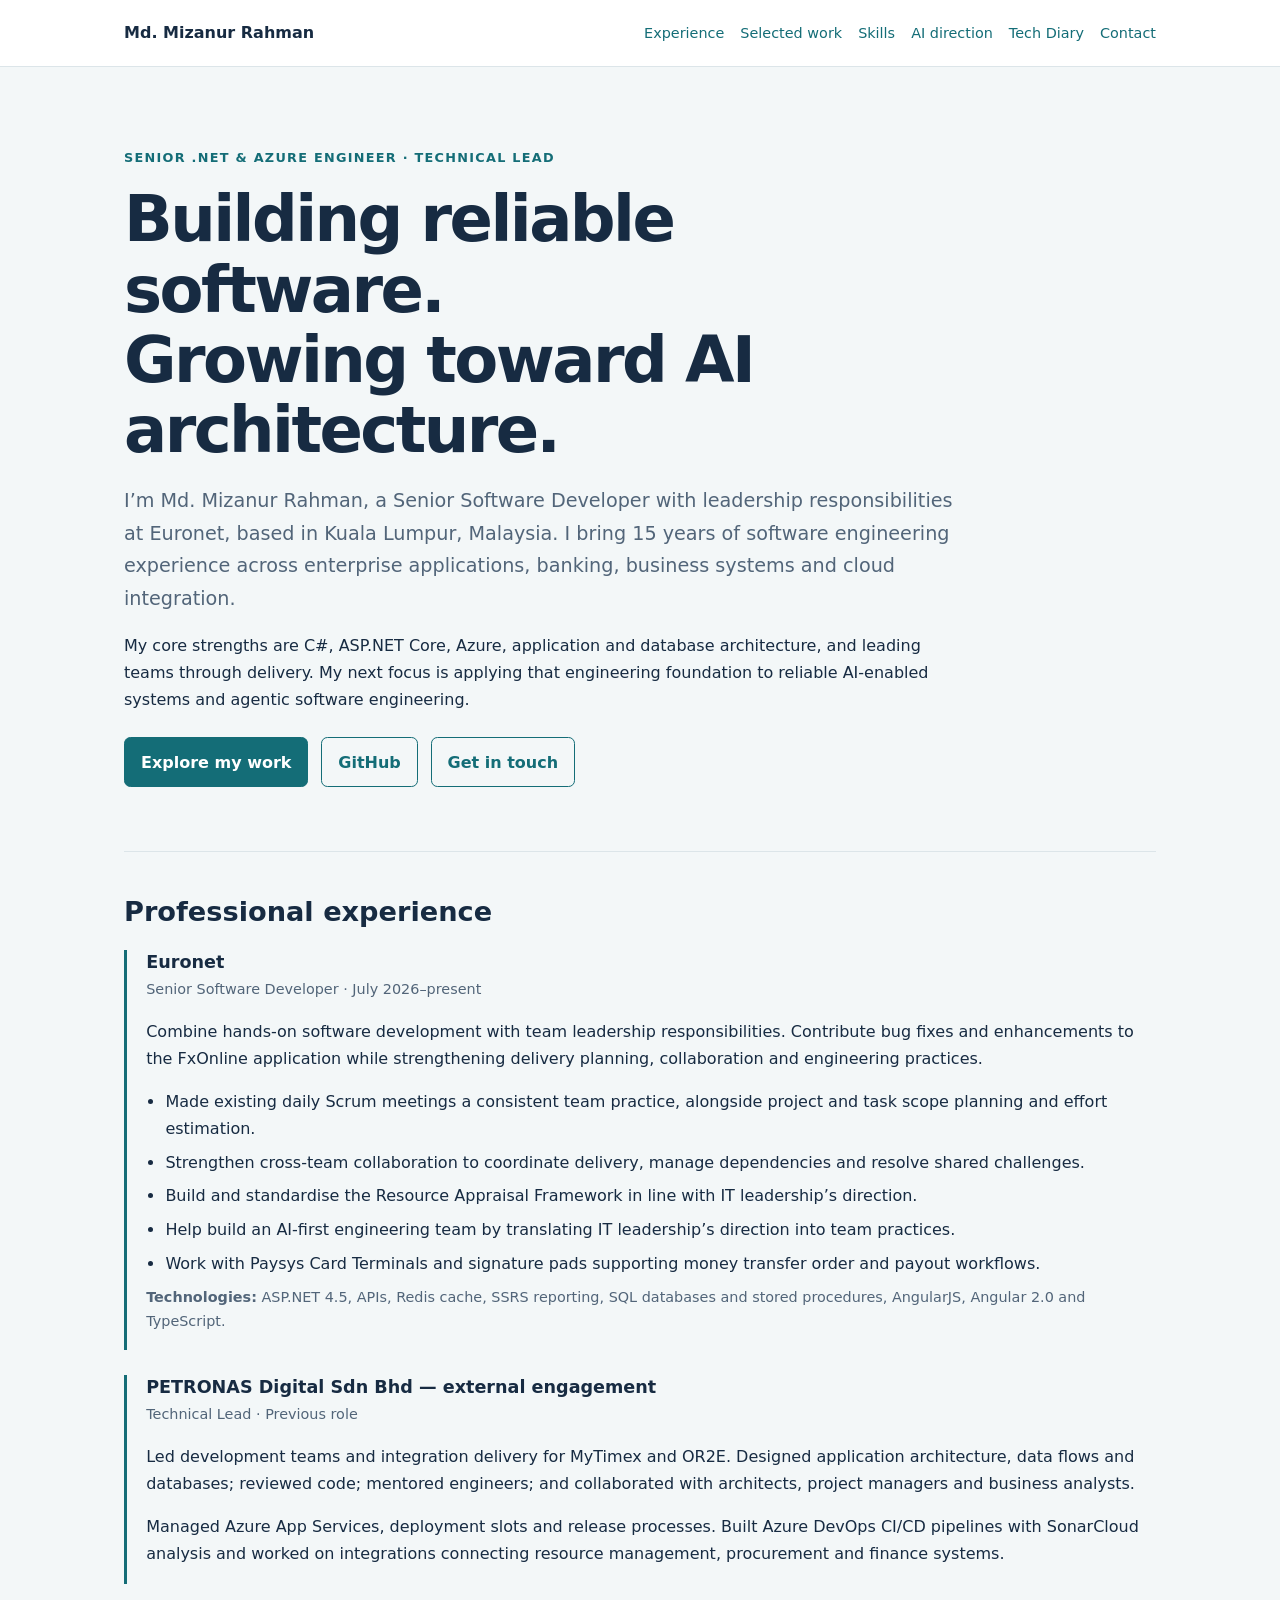
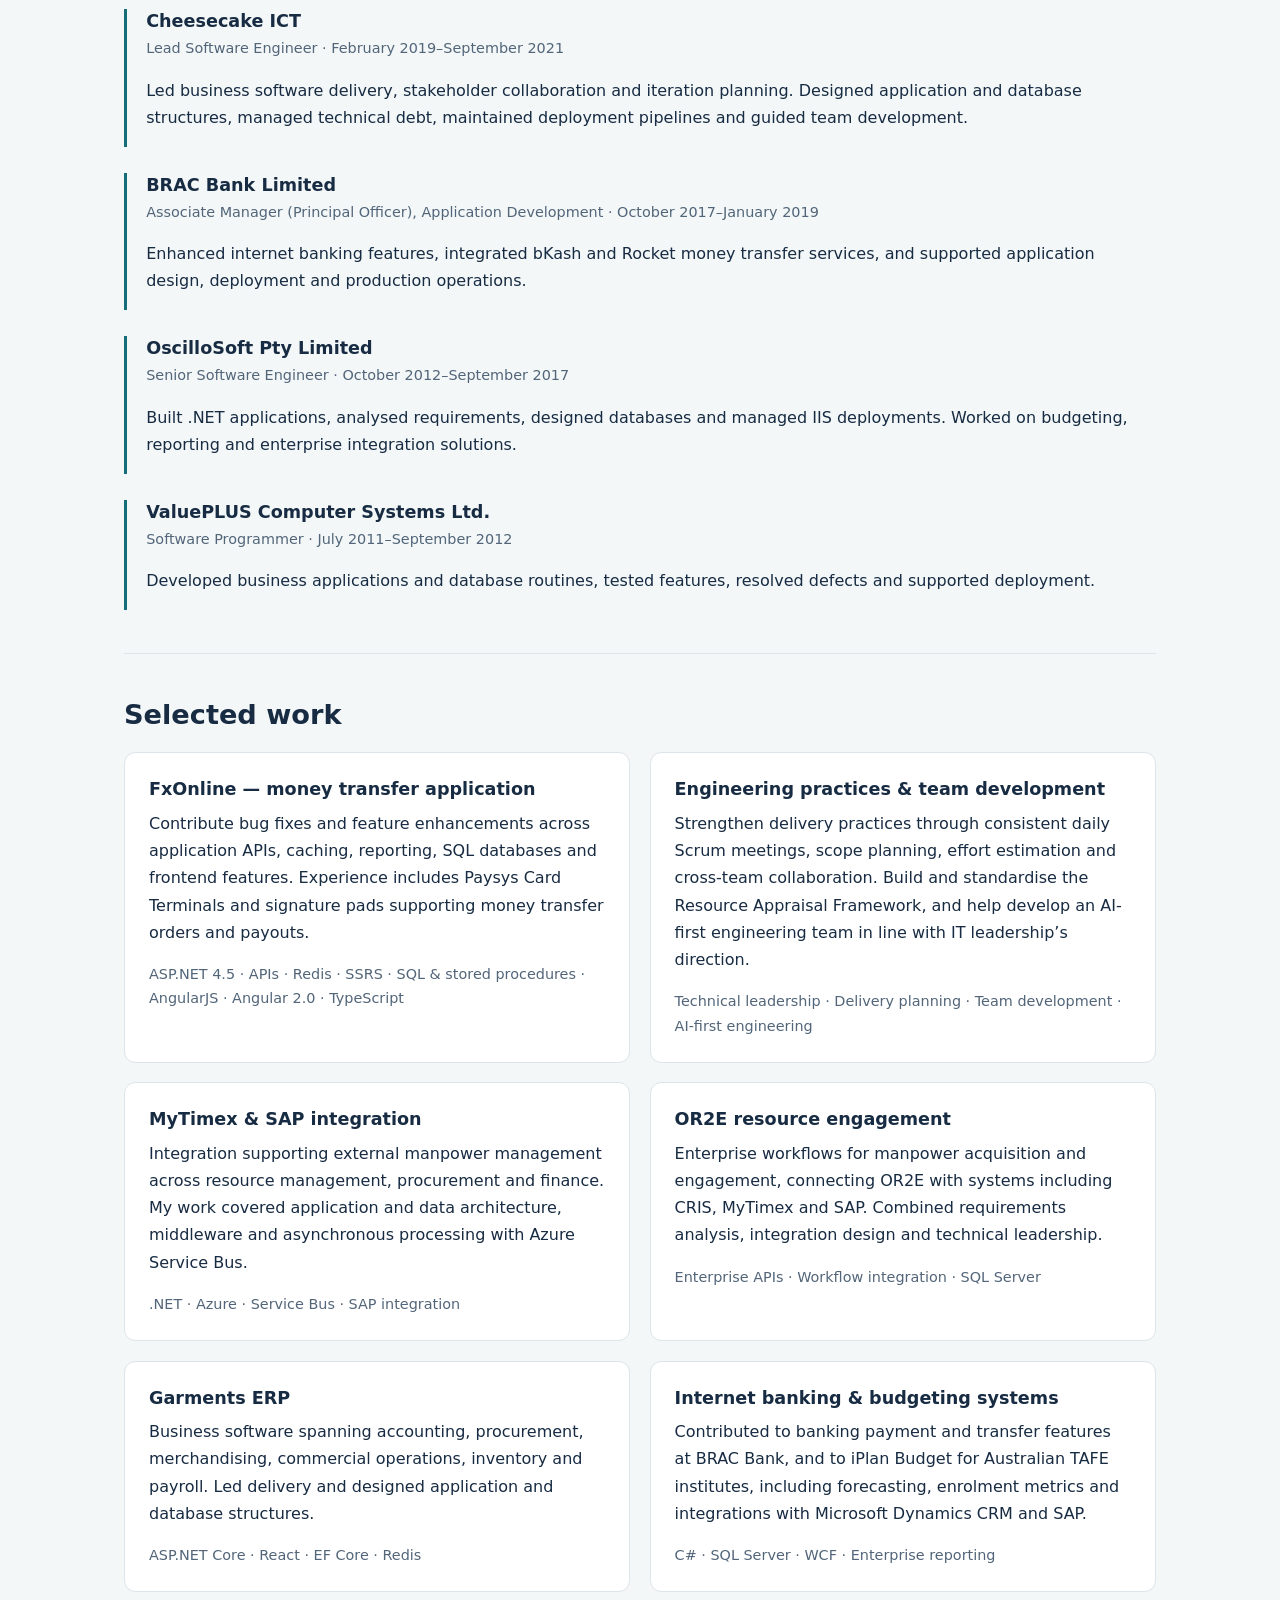
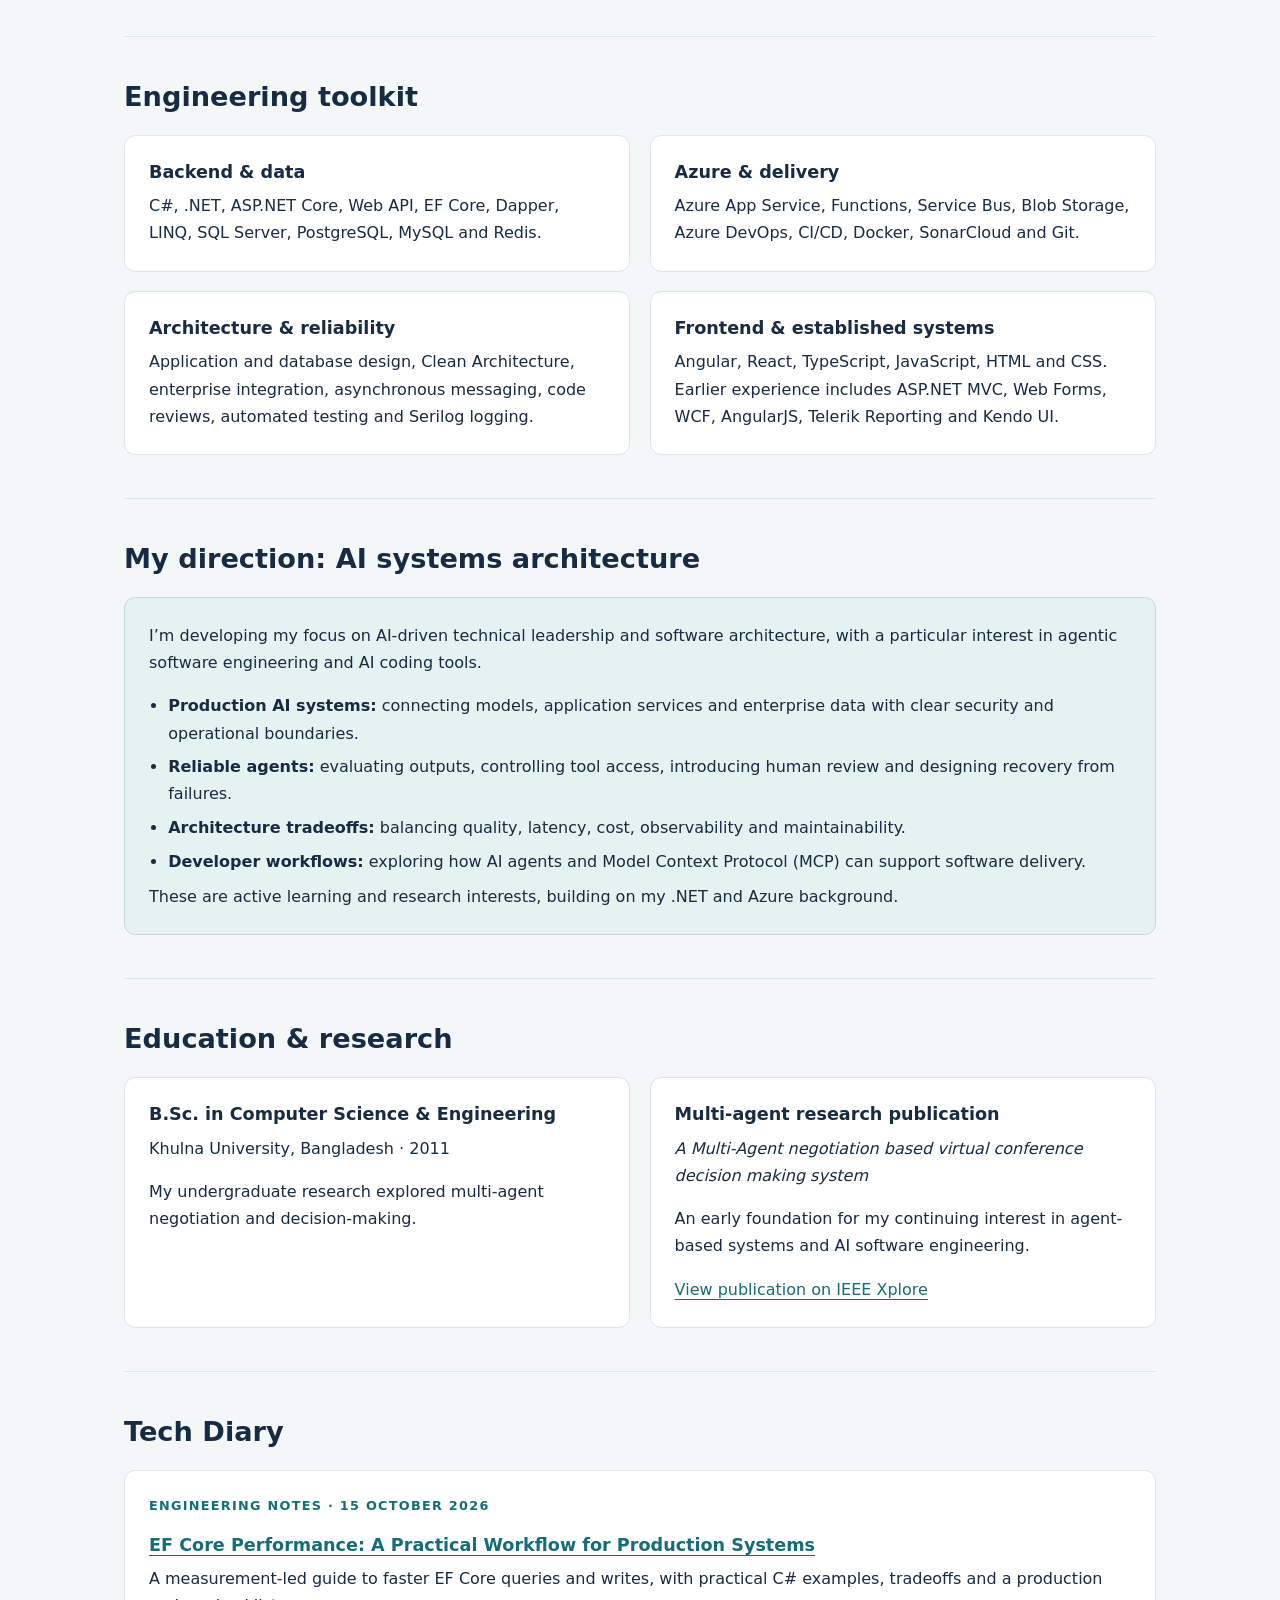
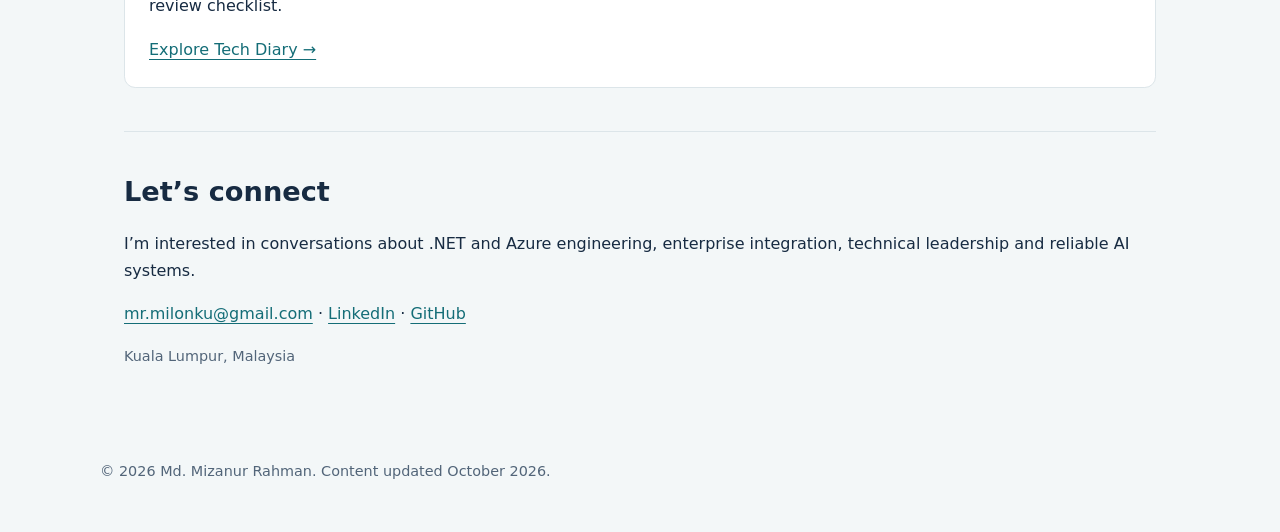
<file: index.html>
<!doctype html>
<html lang="en">
<head>
  <meta charset="utf-8">
  <meta name="viewport" content="width=device-width, initial-scale=1">
  <title>Md. Mizanur Rahman | Senior .NET &amp; Azure Engineer</title>
  <meta name="description" content="Md. Mizanur Rahman — Senior Software Developer with leadership responsibilities at Euronet, based in Kuala Lumpur. 15 years of software engineering experience with .NET, Azure, enterprise integration and a developing focus on AI systems architecture.">
  <style>
    :root{color-scheme:light;--ink:#172b42;--muted:#526579;--accent:#146d77;--line:#dce5e9;--paper:#fff;--bg:#f3f7f8}
    *{box-sizing:border-box}html{scroll-behavior:smooth;scroll-padding-top:5rem}body{margin:0;background:var(--bg);color:var(--ink);font:1rem/1.7 system-ui,-apple-system,BlinkMacSystemFont,"Segoe UI",sans-serif}
    a{color:var(--accent);text-underline-offset:.22em}a:hover{text-decoration-thickness:2px}a:focus-visible{outline:3px solid var(--accent);outline-offset:5px}
    .wrap{max-width:1080px;margin:auto;padding:0 1.5rem}.skip{position:absolute;left:1rem;top:-5rem;background:white;padding:.5rem;z-index:10}.skip:focus{top:1rem}
    .site-header{background:var(--paper);border-bottom:1px solid var(--line)}.nav{display:flex;justify-content:space-between;align-items:center;gap:1rem;padding-block:1.2rem}.brand{font-weight:750;text-decoration:none;color:var(--ink)}nav{display:flex;flex-wrap:wrap;gap:1rem}nav a{font-size:.9rem;text-decoration:none}
    .hero{padding:5rem 0 4rem;max-width:850px}.eyebrow{font-size:.8rem;letter-spacing:.1em;text-transform:uppercase;color:var(--accent);font-weight:750}h1{font-size:clamp(2.3rem,6vw,4rem);line-height:1.1;letter-spacing:-.04em;margin:.6rem 0 1.2rem}h2{font-size:1.7rem;line-height:1.25;margin:0 0 1.3rem}h3{font-size:1.1rem;line-height:1.4;margin:0 0 .5rem}p{margin:0 0 1rem}.lead{font-size:1.2rem;color:var(--muted)}.meta{color:var(--muted);font-size:.9rem}.actions{display:flex;flex-wrap:wrap;gap:.8rem;margin-top:1.5rem}.button{display:inline-block;padding:.65rem 1rem;border:1px solid var(--accent);border-radius:.4rem;text-decoration:none;font-weight:650}.button.primary{background:var(--accent);color:white}
    section{padding:2.7rem 0;border-top:1px solid var(--line)}.grid{display:grid;grid-template-columns:repeat(2,minmax(0,1fr));gap:1.2rem}.card{background:var(--paper);border:1px solid var(--line);padding:1.5rem;border-radius:.7rem}.card p:last-child{margin-bottom:0}.timeline{display:grid;gap:1.6rem}.job{border-left:3px solid var(--accent);padding-left:1.2rem}.job h3{margin-bottom:.15rem}ul{padding-left:1.2rem;margin:.5rem 0}li{margin:.4rem 0}.focus{background:#e6f1f1;border-color:#bfdbdb}.footer{padding:2rem 0;color:var(--muted);font-size:.9rem}
    @media(max-width:640px){.nav{align-items:flex-start;flex-direction:column}.hero{padding:3rem 0}.grid{grid-template-columns:1fr}.wrap{padding-inline:1.1rem}section{padding-block:2rem}}
    @media(prefers-reduced-motion:reduce){html{scroll-behavior:auto}}
  </style>
</head>
<body>
  <a class="skip" href="#main">Skip to content</a>
  <!-- 1. Identity and navigation -->
  <header class="site-header">
    <div class="wrap nav">
      <a class="brand" href="#top">Md. Mizanur Rahman</a>
      <nav aria-label="Main navigation">
        <a href="#experience">Experience</a><a href="#work">Selected work</a><a href="#skills">Skills</a><a href="#ai">AI direction</a><a href="techdiary/">Tech Diary</a><a href="#contact">Contact</a>
      </nav>
    </div>
  </header>
  <main id="main" class="wrap">
    <!-- 2. Profile -->
    <div id="top" class="hero">
      <p class="eyebrow">Senior .NET &amp; Azure Engineer · Technical Lead</p>
      <h1>Building reliable software.<br>Growing toward AI architecture.</h1>
      <p class="lead">I’m Md. Mizanur Rahman, a Senior Software Developer with leadership responsibilities at Euronet, based in Kuala Lumpur, Malaysia. I bring 15 years of software engineering experience across enterprise applications, banking, business systems and cloud integration.</p>
      <p>My core strengths are C#, ASP.NET Core, Azure, application and database architecture, and leading teams through delivery. My next focus is applying that engineering foundation to reliable AI-enabled systems and agentic software engineering.</p>
      <div class="actions"><a class="button primary" href="#work">Explore my work</a><a class="button" href="https://github.com/mmrmilon">GitHub</a><a class="button" href="mailto:mr.milonku@gmail.com">Get in touch</a></div>
    </div>
    <!-- 3. Professional experience -->
    <section id="experience" aria-labelledby="experience-title">
      <h2 id="experience-title">Professional experience</h2>
      <div class="timeline">
        <article class="job">
          <h3>Euronet</h3>
          <p class="meta">Senior Software Developer · July 2026–present</p>
          <p>Combine hands-on software development with team leadership responsibilities. Contribute bug fixes and enhancements to the FxOnline application while strengthening delivery planning, collaboration and engineering practices.</p>
          <ul>
            <li>Made existing daily Scrum meetings a consistent team practice, alongside project and task scope planning and effort estimation.</li>
            <li>Strengthen cross-team collaboration to coordinate delivery, manage dependencies and resolve shared challenges.</li>
            <li>Build and standardise the Resource Appraisal Framework in line with IT leadership’s direction.</li>
            <li>Help build an AI-first engineering team by translating IT leadership’s direction into team practices.</li>
            <li>Work with Paysys Card Terminals and signature pads supporting money transfer order and payout workflows.</li>
          </ul>
          <p class="meta"><strong>Technologies:</strong> ASP.NET 4.5, APIs, Redis cache, SSRS reporting, SQL databases and stored procedures, AngularJS, Angular 2.0 and TypeScript.</p>
        </article>
        <article class="job"><h3>PETRONAS Digital Sdn Bhd — external engagement</h3><p class="meta">Technical Lead · Previous role</p><p>Led development teams and integration delivery for MyTimex and OR2E. Designed application architecture, data flows and databases; reviewed code; mentored engineers; and collaborated with architects, project managers and business analysts.</p><p>Managed Azure App Services, deployment slots and release processes. Built Azure DevOps CI/CD pipelines with SonarCloud analysis and worked on integrations connecting resource management, procurement and finance systems.</p></article>
        <article class="job"><h3>Cheesecake ICT</h3><p class="meta">Lead Software Engineer · February 2019–September 2021</p><p>Led business software delivery, stakeholder collaboration and iteration planning. Designed application and database structures, managed technical debt, maintained deployment pipelines and guided team development.</p></article>
        <article class="job"><h3>BRAC Bank Limited</h3><p class="meta">Associate Manager (Principal Officer), Application Development · October 2017–January 2019</p><p>Enhanced internet banking features, integrated bKash and Rocket money transfer services, and supported application design, deployment and production operations.</p></article>
        <article class="job"><h3>OscilloSoft Pty Limited</h3><p class="meta">Senior Software Engineer · October 2012–September 2017</p><p>Built .NET applications, analysed requirements, designed databases and managed IIS deployments. Worked on budgeting, reporting and enterprise integration solutions.</p></article>
        <article class="job"><h3>ValuePLUS Computer Systems Ltd.</h3><p class="meta">Software Programmer · July 2011–September 2012</p><p>Developed business applications and database routines, tested features, resolved defects and supported deployment.</p></article>
      </div>
    </section>
    <!-- 4. Selected work -->
    <section id="work" aria-labelledby="work-title">
      <h2 id="work-title">Selected work</h2>
      <div class="grid">
        <article class="card">
          <h3>FxOnline — money transfer application</h3>
          <p>Contribute bug fixes and feature enhancements across application APIs, caching, reporting, SQL databases and frontend features. Experience includes Paysys Card Terminals and signature pads supporting money transfer orders and payouts.</p>
          <p class="meta">ASP.NET 4.5 · APIs · Redis · SSRS · SQL &amp; stored procedures · AngularJS · Angular 2.0 · TypeScript</p>
        </article>
        <article class="card">
          <h3>Engineering practices &amp; team development</h3>
          <p>Strengthen delivery practices through consistent daily Scrum meetings, scope planning, effort estimation and cross-team collaboration. Build and standardise the Resource Appraisal Framework, and help develop an AI-first engineering team in line with IT leadership’s direction.</p>
          <p class="meta">Technical leadership · Delivery planning · Team development · AI-first engineering</p>
        </article>
        <article class="card"><h3>MyTimex &amp; SAP integration</h3><p>Integration supporting external manpower management across resource management, procurement and finance. My work covered application and data architecture, middleware and asynchronous processing with Azure Service Bus.</p><p class="meta">.NET · Azure · Service Bus · SAP integration</p></article>
        <article class="card"><h3>OR2E resource engagement</h3><p>Enterprise workflows for manpower acquisition and engagement, connecting OR2E with systems including CRIS, MyTimex and SAP. Combined requirements analysis, integration design and technical leadership.</p><p class="meta">Enterprise APIs · Workflow integration · SQL Server</p></article>
        <article class="card"><h3>Garments ERP</h3><p>Business software spanning accounting, procurement, merchandising, commercial operations, inventory and payroll. Led delivery and designed application and database structures.</p><p class="meta">ASP.NET Core · React · EF Core · Redis</p></article>
        <article class="card"><h3>Internet banking &amp; budgeting systems</h3><p>Contributed to banking payment and transfer features at BRAC Bank, and to iPlan Budget for Australian TAFE institutes, including forecasting, enrolment metrics and integrations with Microsoft Dynamics CRM and SAP.</p><p class="meta">C# · SQL Server · WCF · Enterprise reporting</p></article>
      </div>
    </section>
    <!-- 5. Engineering skills -->
    <section id="skills" aria-labelledby="skills-title">
      <h2 id="skills-title">Engineering toolkit</h2>
      <div class="grid">
        <article class="card"><h3>Backend &amp; data</h3><p>C#, .NET, ASP.NET Core, Web API, EF Core, Dapper, LINQ, SQL Server, PostgreSQL, MySQL and Redis.</p></article>
        <article class="card"><h3>Azure &amp; delivery</h3><p>Azure App Service, Functions, Service Bus, Blob Storage, Azure DevOps, CI/CD, Docker, SonarCloud and Git.</p></article>
        <article class="card"><h3>Architecture &amp; reliability</h3><p>Application and database design, Clean Architecture, enterprise integration, asynchronous messaging, code reviews, automated testing and Serilog logging.</p></article>
        <article class="card"><h3>Frontend &amp; established systems</h3><p>Angular, React, TypeScript, JavaScript, HTML and CSS. Earlier experience includes ASP.NET MVC, Web Forms, WCF, AngularJS, Telerik Reporting and Kendo UI.</p></article>
      </div>
    </section>
    <!-- 6. AI architecture direction -->
    <section id="ai" aria-labelledby="ai-title">
      <h2 id="ai-title">My direction: AI systems architecture</h2>
      <div class="card focus">
        <p>I’m developing my focus on AI-driven technical leadership and software architecture, with a particular interest in agentic software engineering and AI coding tools.</p>
        <ul>
          <li><strong>Production AI systems:</strong> connecting models, application services and enterprise data with clear security and operational boundaries.</li>
          <li><strong>Reliable agents:</strong> evaluating outputs, controlling tool access, introducing human review and designing recovery from failures.</li>
          <li><strong>Architecture tradeoffs:</strong> balancing quality, latency, cost, observability and maintainability.</li>
          <li><strong>Developer workflows:</strong> exploring how AI agents and Model Context Protocol (MCP) can support software delivery.</li>
        </ul>
        <p>These are active learning and research interests, building on my .NET and Azure background.</p>
      </div>
    </section>
    <!-- 7. Education and research -->
    <section id="education" aria-labelledby="education-title">
      <h2 id="education-title">Education &amp; research</h2>
      <div class="grid">
        <article class="card"><h3>B.Sc. in Computer Science &amp; Engineering</h3><p>Khulna University, Bangladesh · 2011</p><p>My undergraduate research explored multi-agent negotiation and decision-making.</p></article>
        <article class="card"><h3>Multi-agent research publication</h3><p><cite>A Multi-Agent negotiation based virtual conference decision making system</cite></p><p>An early foundation for my continuing interest in agent-based systems and AI software engineering.</p><a href="https://ieeexplore.ieee.org/document/6164829">View publication on IEEE Xplore</a></article>
      </div>
    </section>
    <section id="techdiary" aria-labelledby="techdiary-title"><h2 id="techdiary-title">Tech Diary</h2><article class="card"><p class="eyebrow">Engineering notes · 15 October 2026</p><h3><a href="techdiary/ef-core-performance.html">EF Core Performance: A Practical Workflow for Production Systems</a></h3><p>A measurement-led guide to faster EF Core queries and writes, with practical C# examples, tradeoffs and a production review checklist.</p><a href="techdiary/">Explore Tech Diary →</a></article></section>
    <!-- 8. Contact -->
    <section id="contact" aria-labelledby="contact-title">
      <h2 id="contact-title">Let’s connect</h2>
      <p>I’m interested in conversations about .NET and Azure engineering, enterprise integration, technical leadership and reliable AI systems.</p>
      <p><a href="mailto:mr.milonku@gmail.com">mr.milonku@gmail.com</a> · <a href="https://www.linkedin.com/in/mizanurrahmanmilon/">LinkedIn</a> · <a href="https://github.com/mmrmilon">GitHub</a></p>
      <p class="meta">Kuala Lumpur, Malaysia</p>
    </section>
  </main>
  <!-- 9. Footer -->
  <footer class="wrap footer"><p>&copy; 2026 Md. Mizanur Rahman. Content updated October 2026.</p></footer>
</body>
</html>
</file>
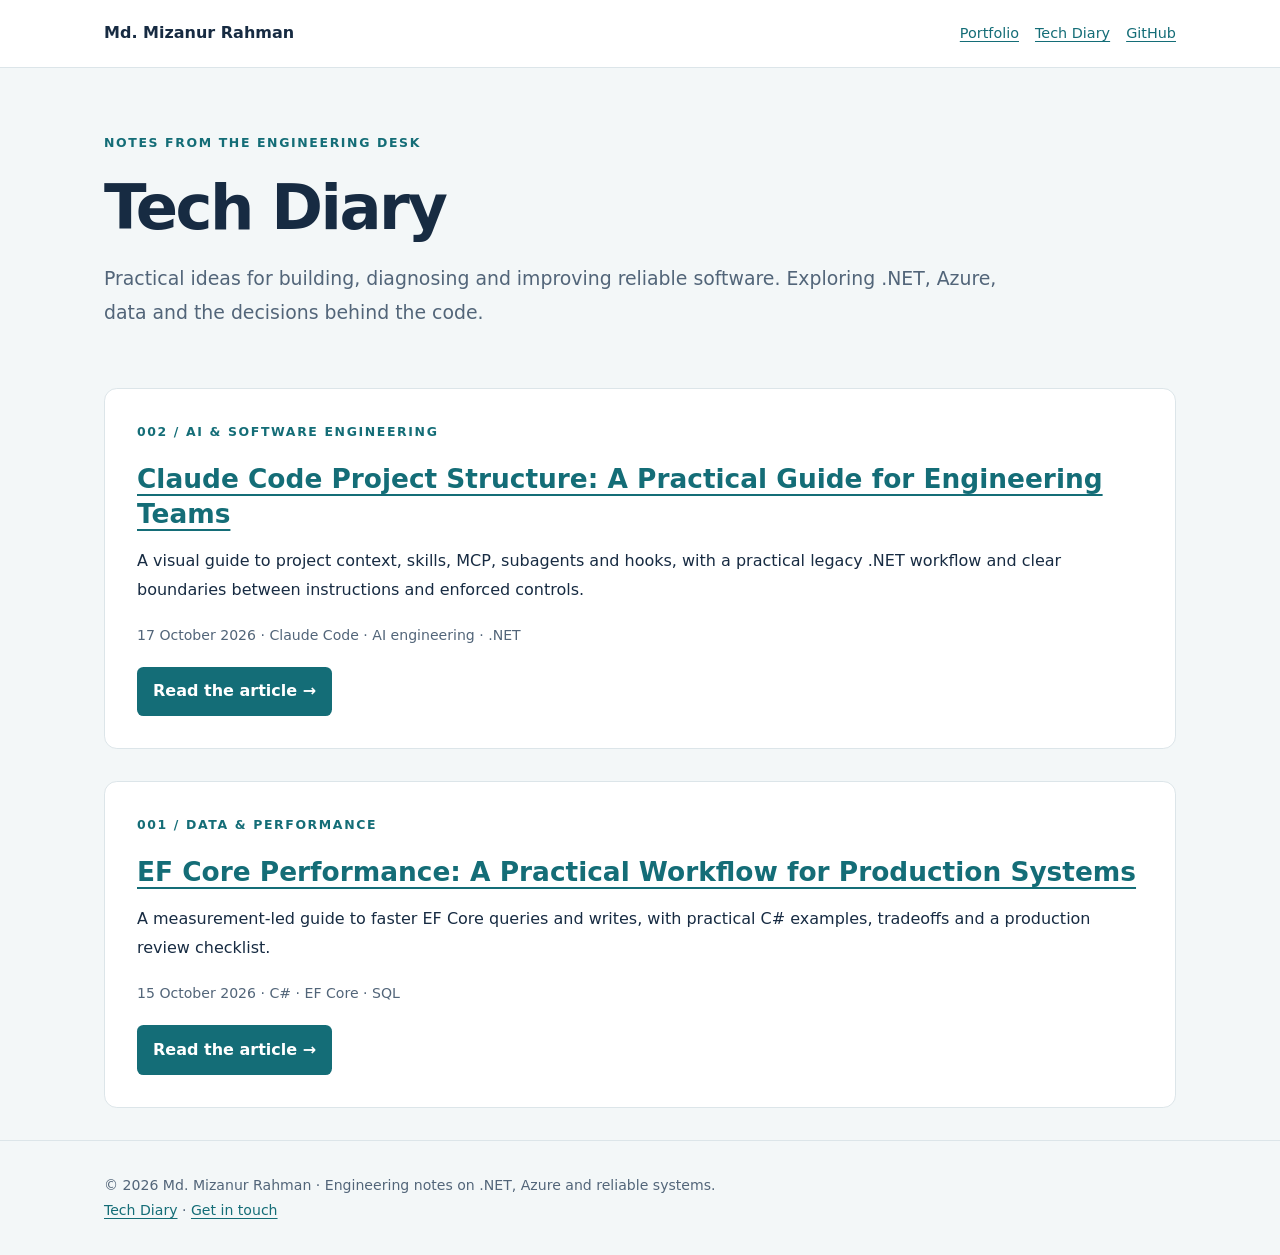
<file: techdiary/index.html>
<!doctype html>
<html lang="en"><head><meta charset="utf-8"><meta name="viewport" content="width=device-width, initial-scale=1"><title>Tech Diary | Md. Mizanur Rahman</title><meta name="description" content="Practical engineering notes on .NET, Azure, data performance and reliable software."><meta property="og:title" content="Tech Diary"><meta property="og:description" content="Practical engineering notes on .NET, Azure, data performance and reliable software."><meta property="og:type" content="website"><link rel="stylesheet" href="diary.css"></head><body><a class="skip" href="#main">Skip to content</a><header class="header"><div class="wrap nav"><a class="brand" href="../index.html">Md. Mizanur Rahman</a><nav aria-label="Main navigation"><a href="../index.html">Portfolio</a><a href="./">Tech Diary</a><a href="https://github.com/mmrmilon">GitHub</a></nav></div></header><main id="main" class="wrap"><header class="hero"><p class="eyebrow">Notes from the engineering desk</p><h1>Tech Diary</h1><p class="lead">Practical ideas for building, diagnosing and improving reliable software. Exploring .NET, Azure, data and the decisions behind the code.</p></header><article class="card"><p class="eyebrow">002 / AI &amp; software engineering</p><h2><a href="claude-code-project-structure.html">Claude Code Project Structure: A Practical Guide for Engineering Teams</a></h2><p>A visual guide to project context, skills, MCP, subagents and hooks, with a practical legacy .NET workflow and clear boundaries between instructions and enforced controls.</p><p class="meta"><time datetime="2026-10-17">17 October 2026</time> · Claude Code · AI engineering · .NET</p><a class="button" href="claude-code-project-structure.html">Read the article →</a></article><article class="card"><p class="eyebrow">001 / Data &amp; performance</p><h2><a href="ef-core-performance.html">EF Core Performance: A Practical Workflow for Production Systems</a></h2><p>A measurement-led guide to faster EF Core queries and writes, with practical C# examples, tradeoffs and a production review checklist.</p><p class="meta"><time datetime="2026-10-15">15 October 2026</time> · C# · EF Core · SQL</p><a class="button" href="ef-core-performance.html">Read the article →</a></article></main><footer class="footer"><div class="wrap">© 2026 Md. Mizanur Rahman · Engineering notes on .NET, Azure and reliable systems.<br><a href="./">Tech Diary</a> · <a href="../index.html#contact">Get in touch</a></div></footer></body></html>
</file>
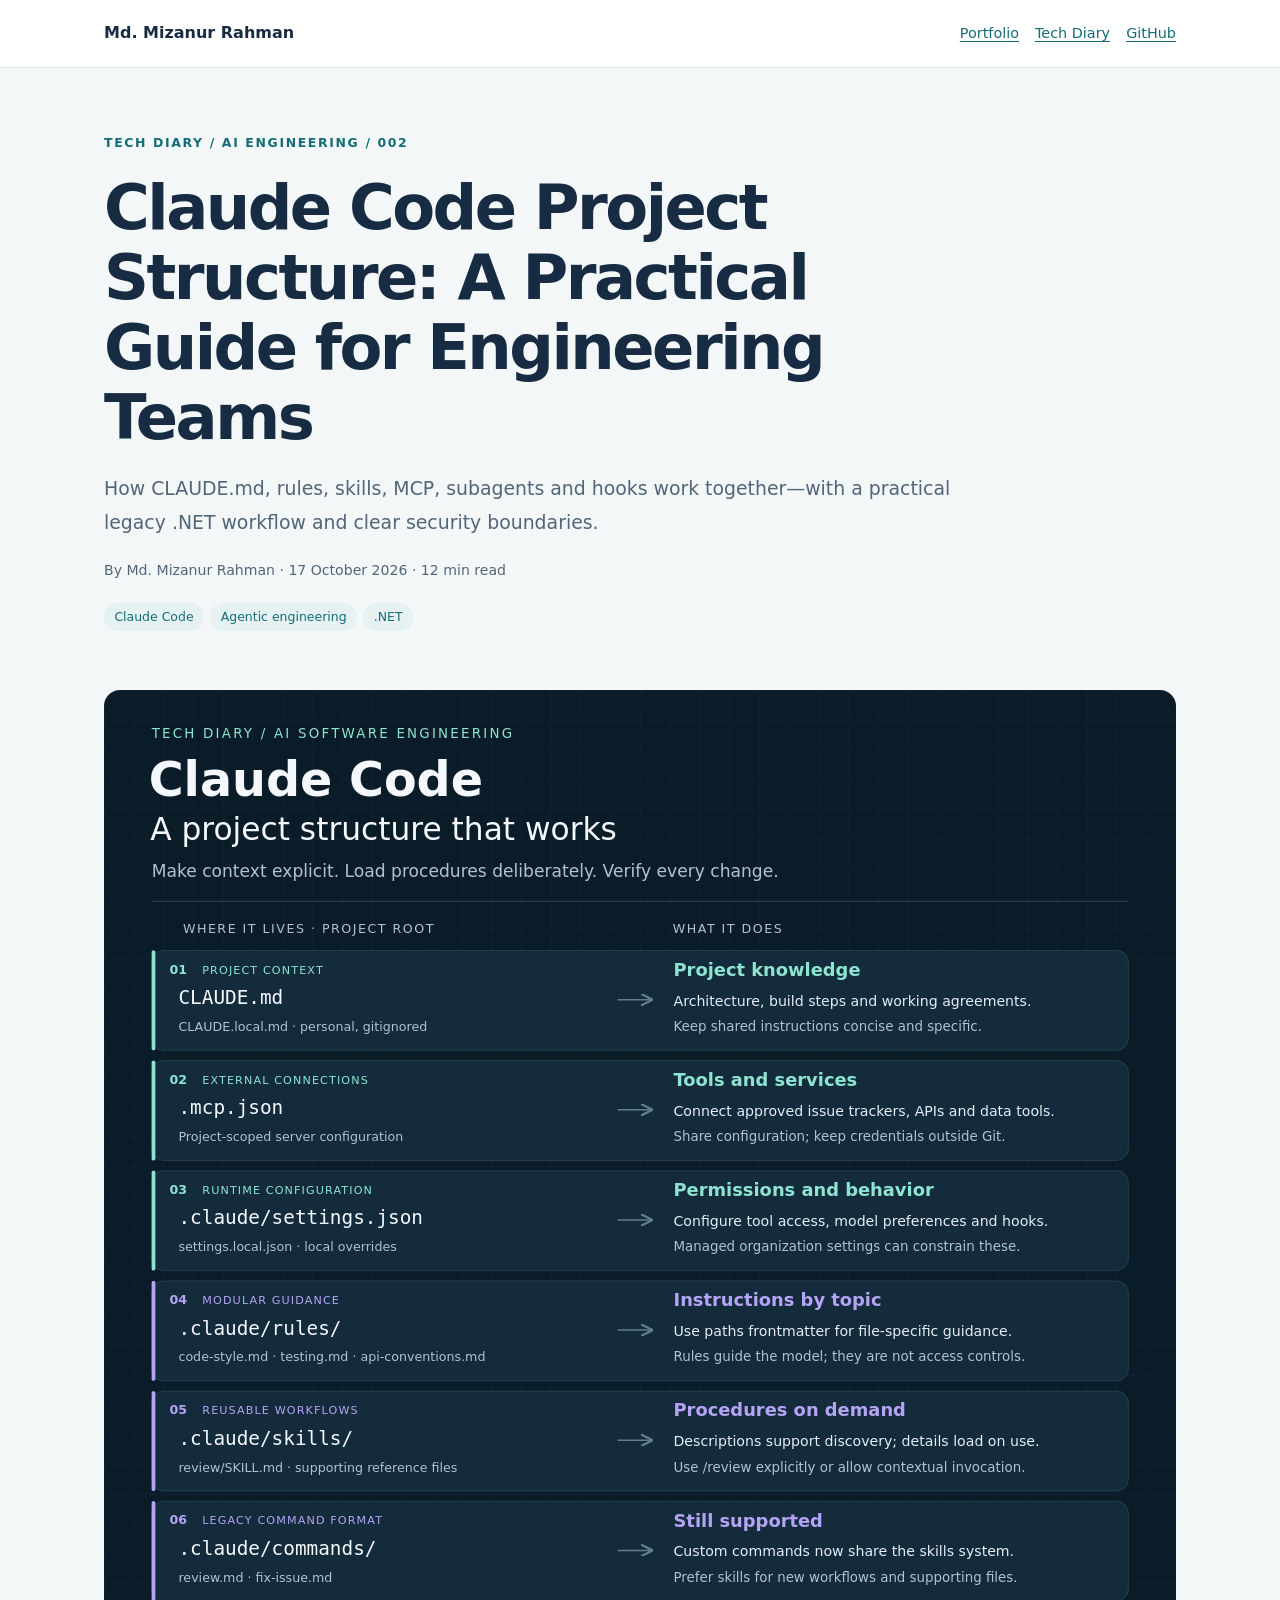
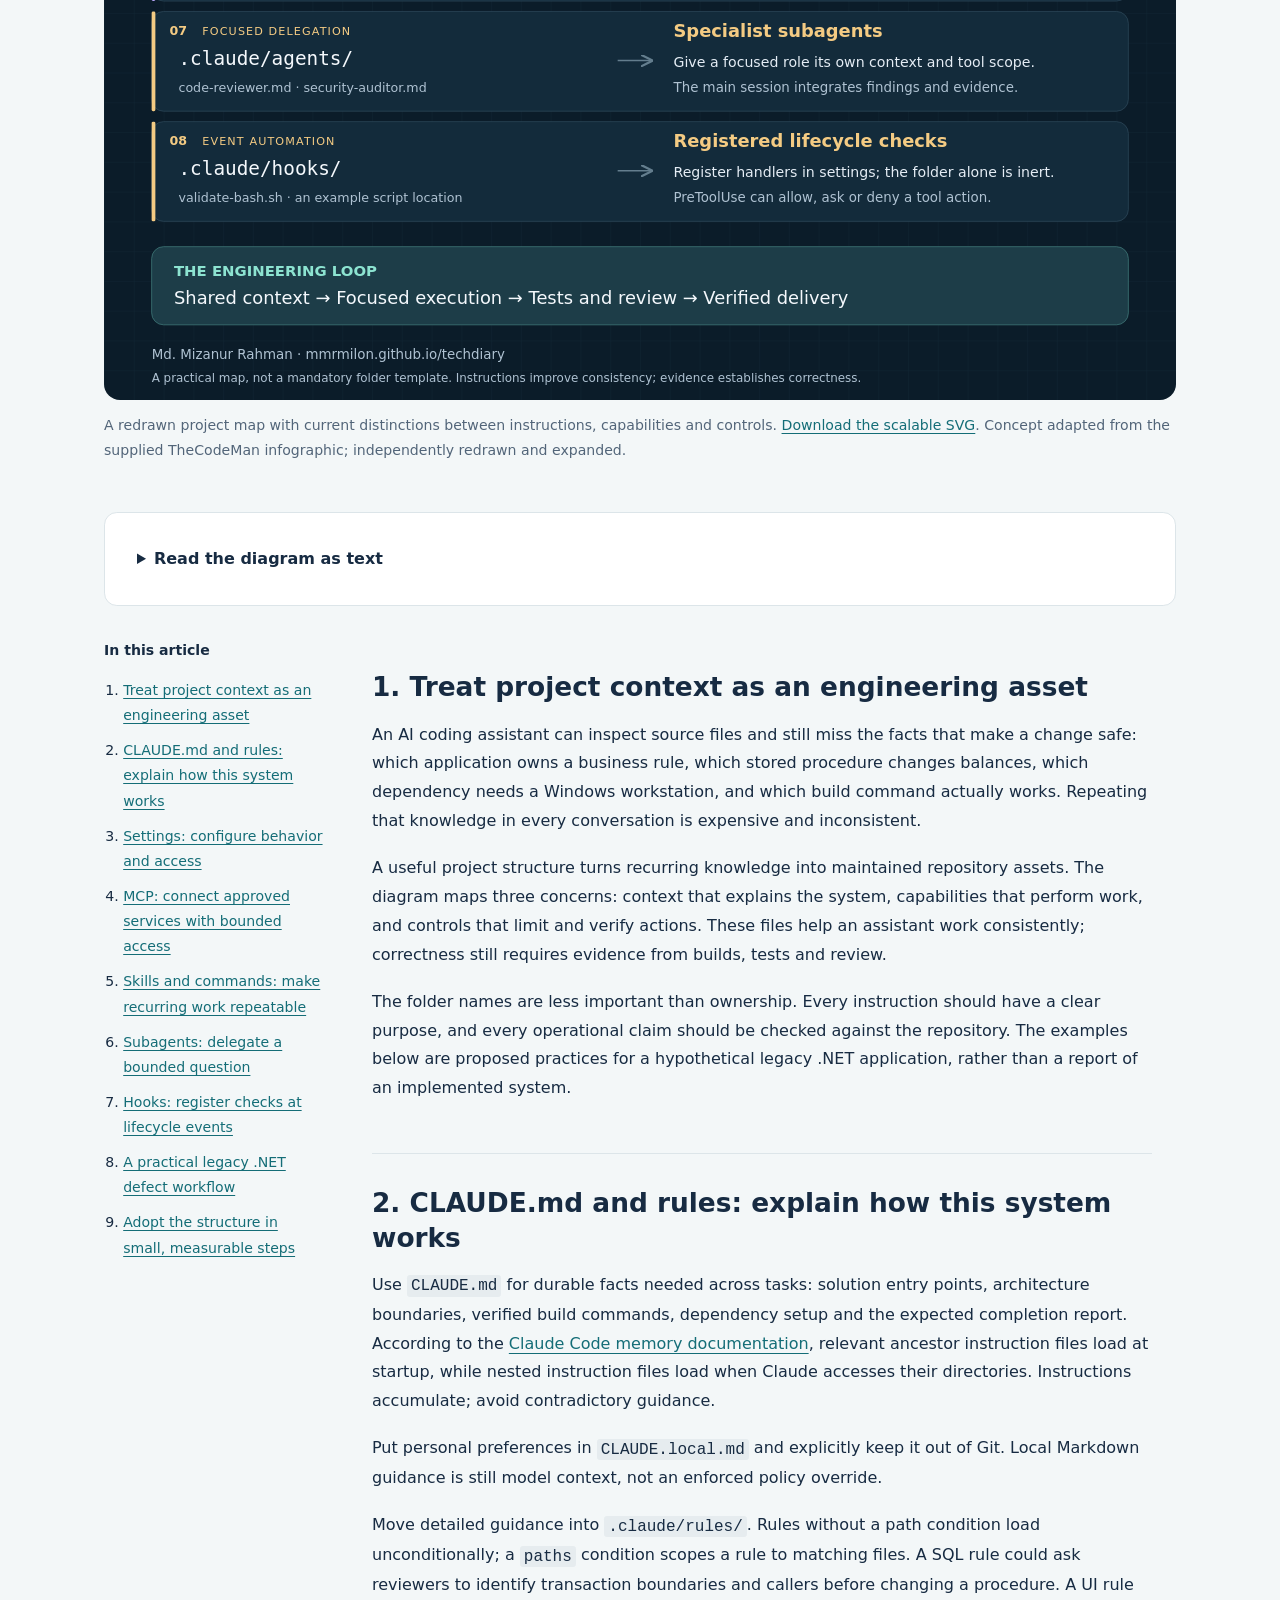
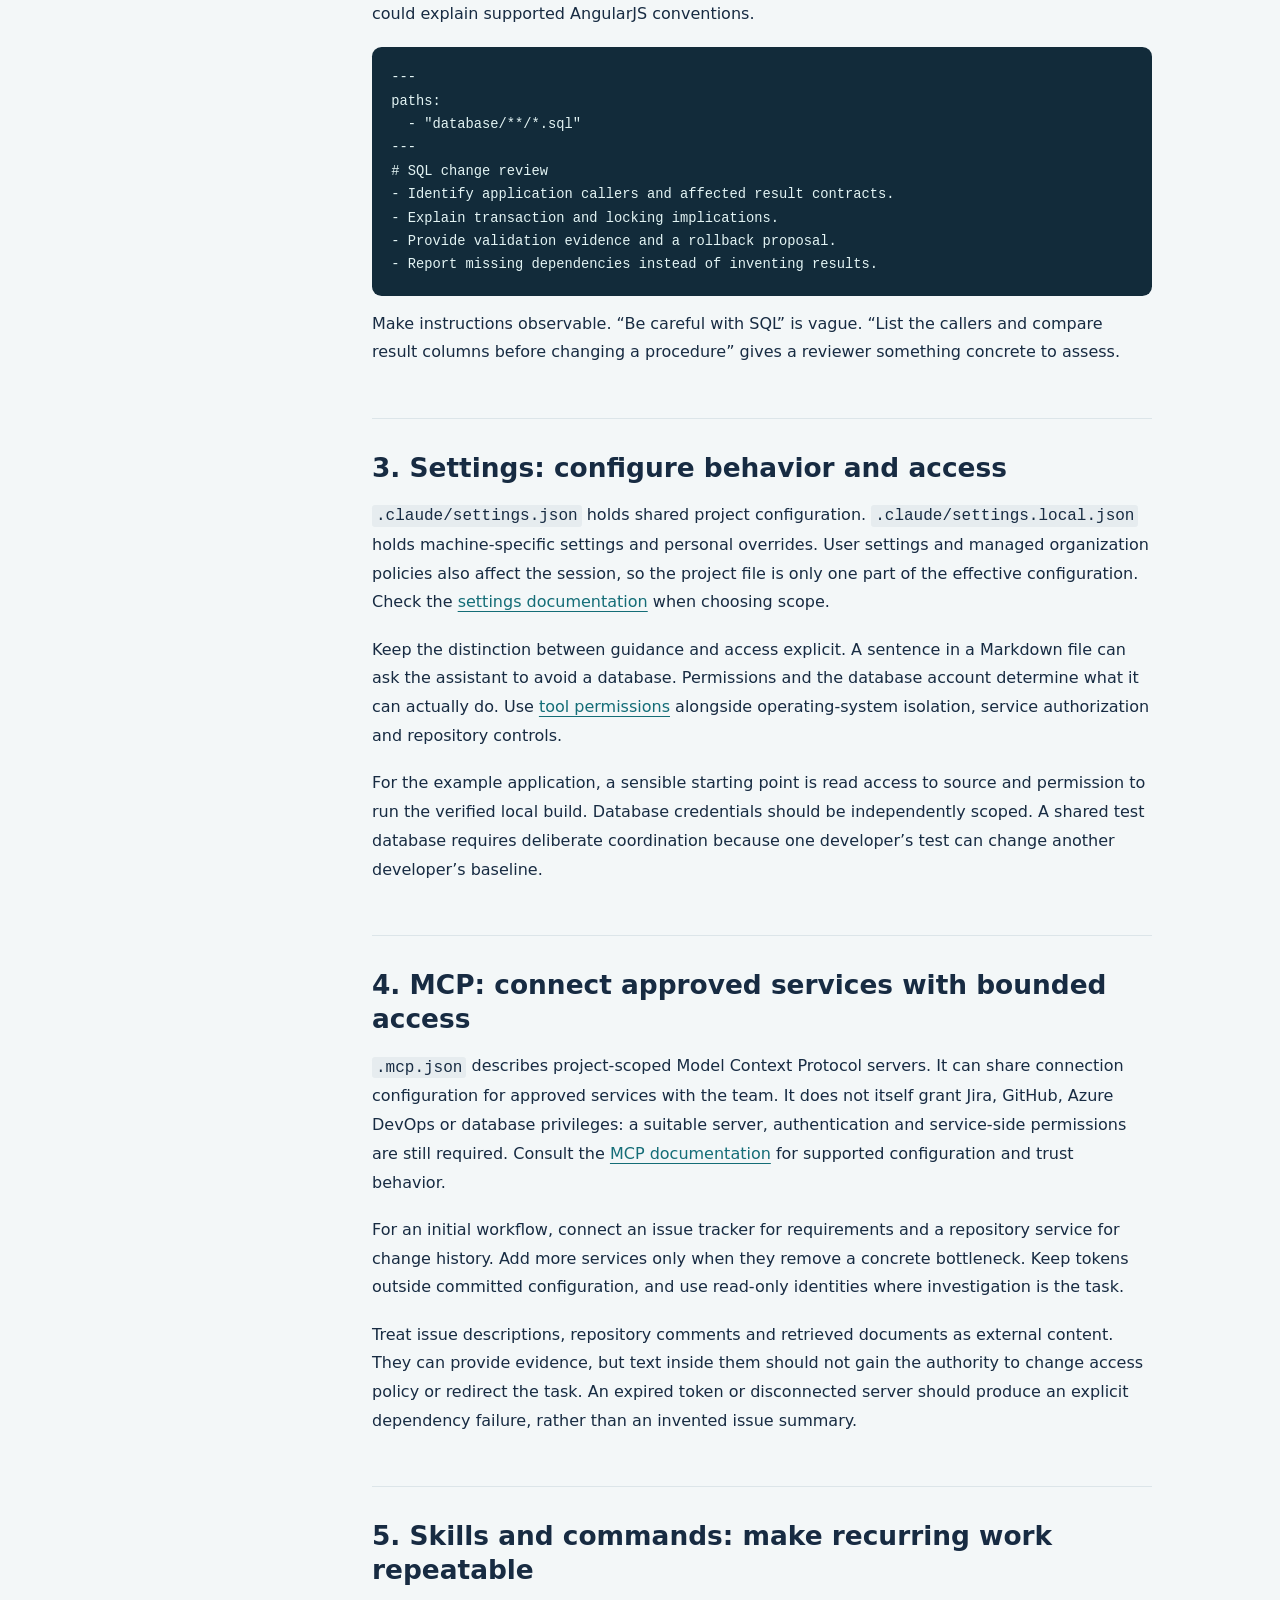
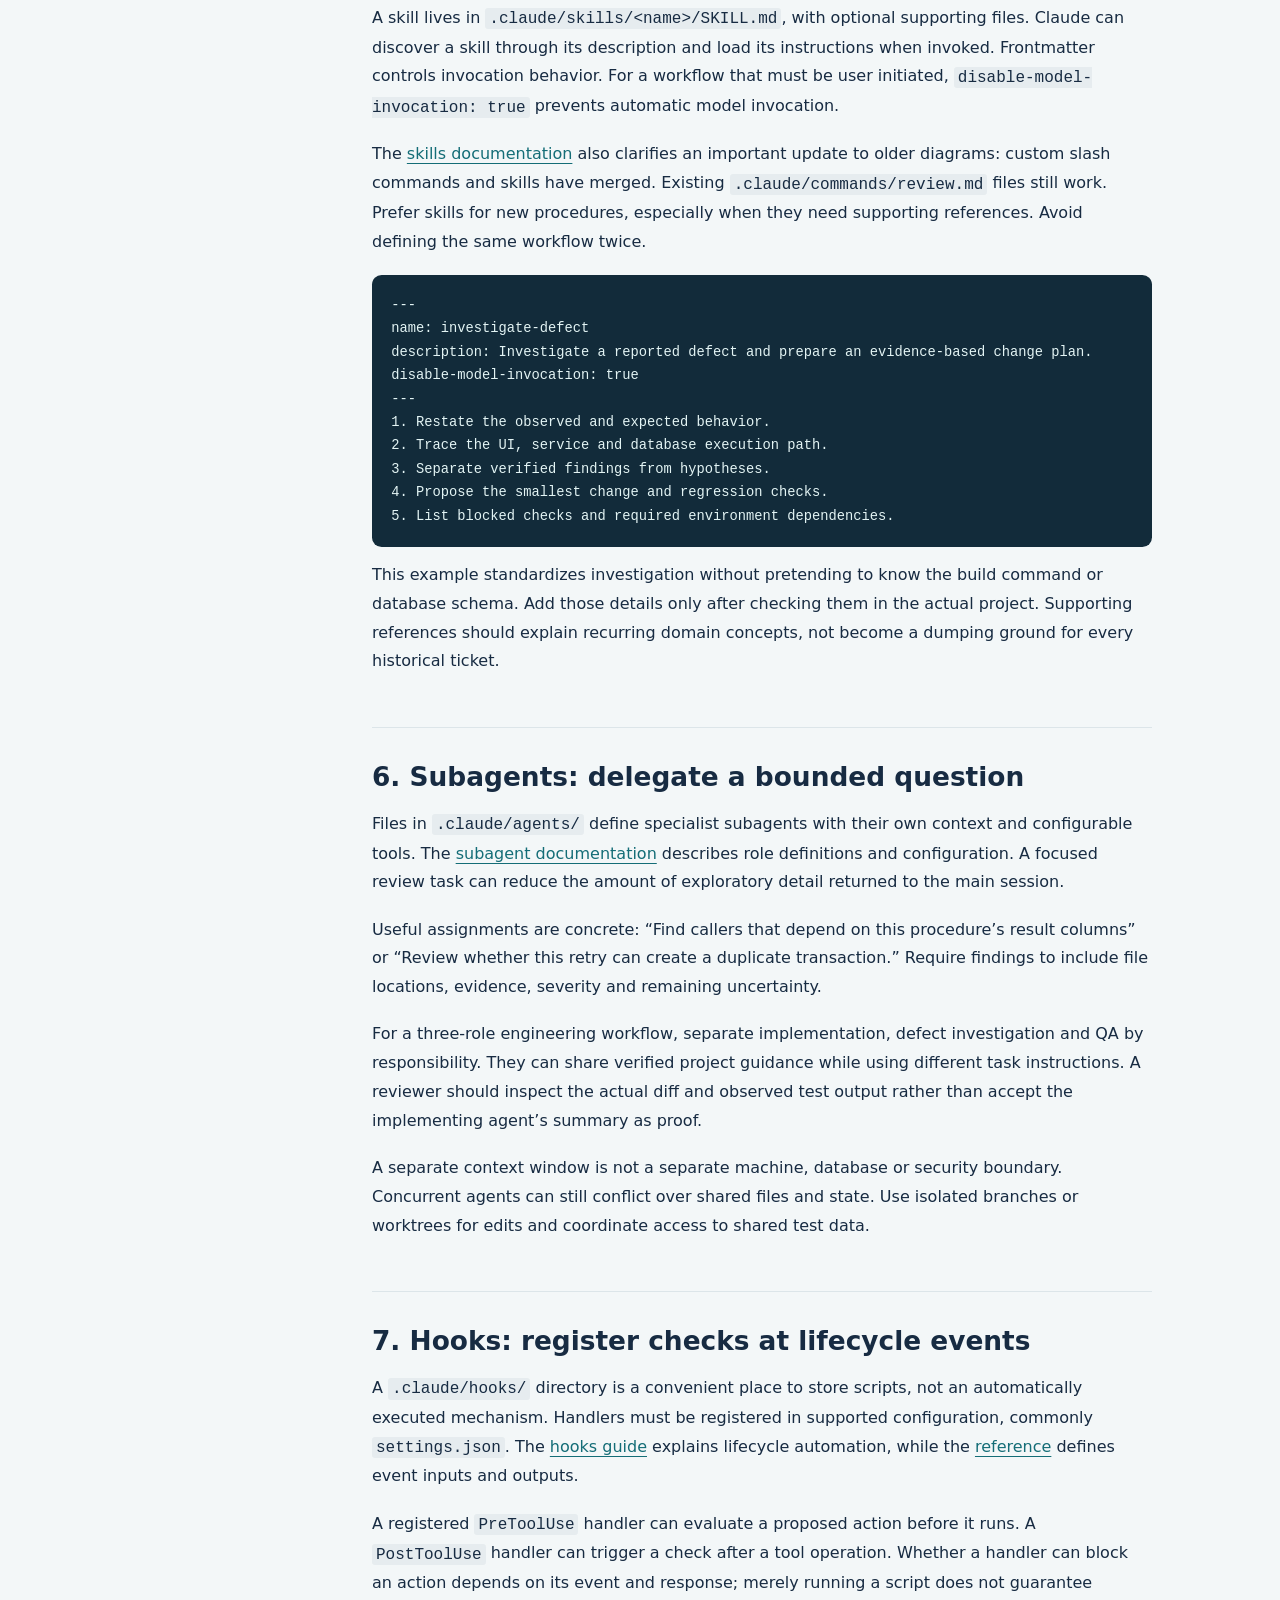
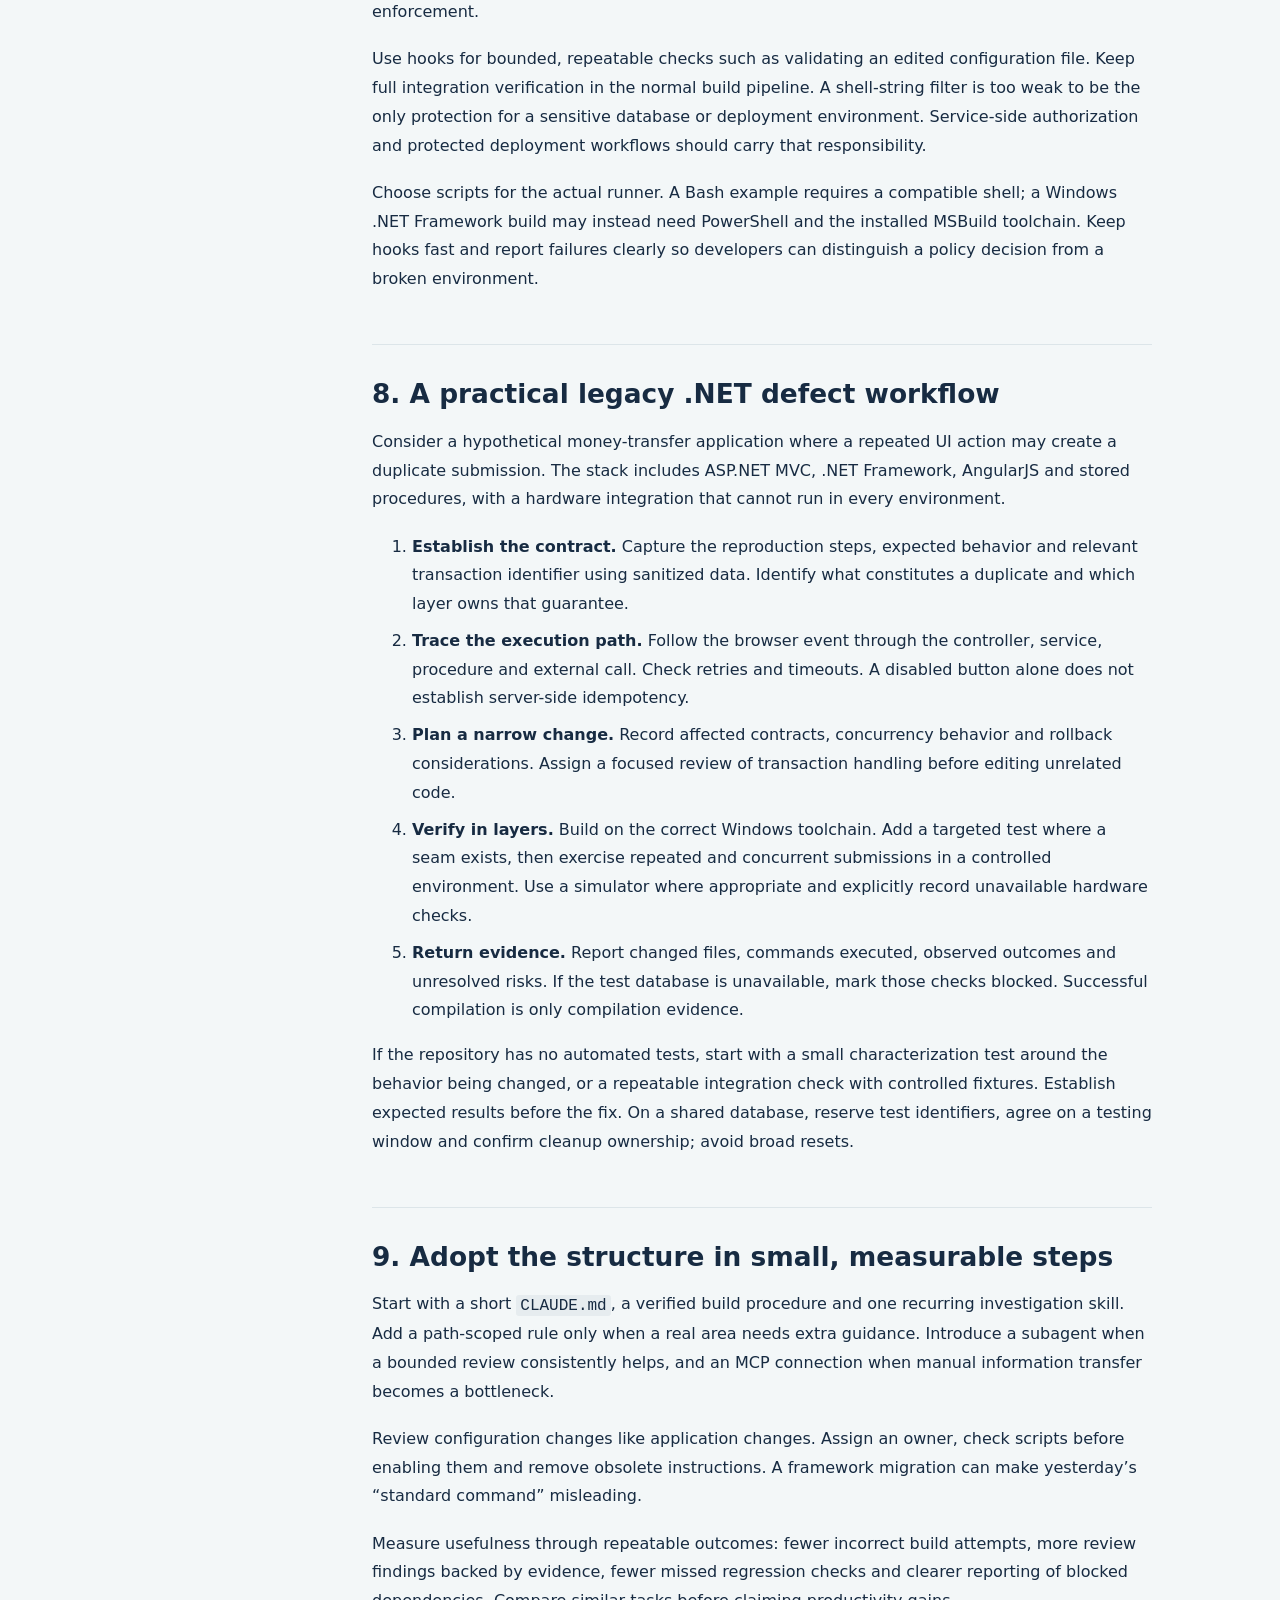
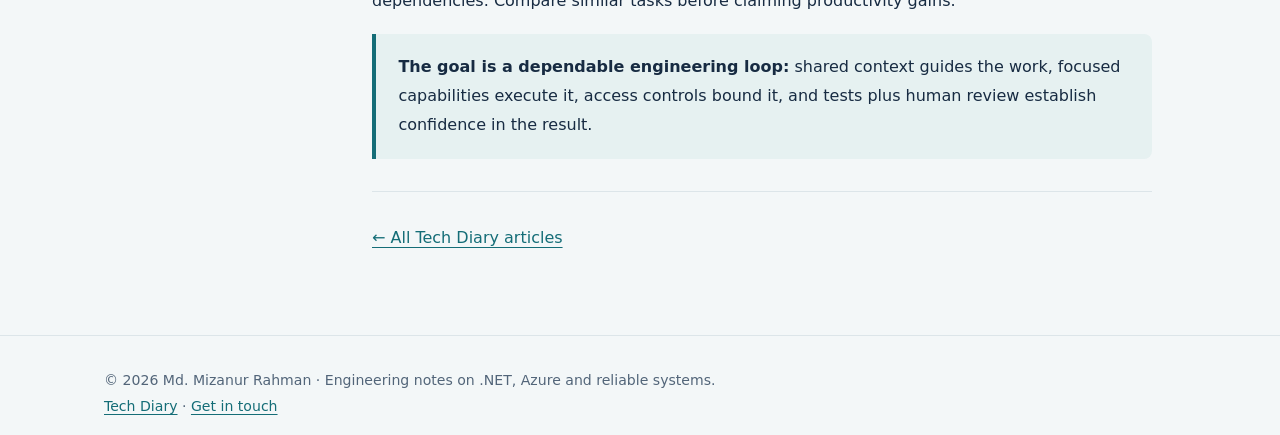
<file: techdiary/claude-code-project-structure.html>
<!doctype html>
<html lang="en"><head><meta charset="utf-8"><meta name="viewport" content="width=device-width, initial-scale=1"><title>Claude Code Project Structure: A Practical Guide for Engineering Teams | Md. Mizanur Rahman</title><meta name="description" content="How CLAUDE.md, rules, skills, MCP, subagents and hooks work together—with a practical legacy .NET workflow and clear security boundaries."><meta property="og:title" content="Claude Code Project Structure: A Practical Guide for Engineering Teams"><meta property="og:description" content="How CLAUDE.md, rules, skills, MCP, subagents and hooks work together—with a practical legacy .NET workflow and clear security boundaries."><meta property="og:type" content="article"><link rel="stylesheet" href="diary.css"><style>.structure-figure{margin:0 0 3rem}.structure-figure img{display:block;width:100%;height:auto;border-radius:1rem}figcaption{font-size:.88rem;color:var(--muted);padding-top:.8rem}.map-text{margin-bottom:2rem}.map-text summary{cursor:pointer;font-weight:650}.map-text dl{display:grid;grid-template-columns:minmax(160px,1fr) 2fr;gap:.75rem 1.5rem}.map-text dt{font-weight:700;overflow-wrap:anywhere}.map-text dd{margin:0}@media(max-width:520px){.map-text dl{display:block}.map-text dd{margin:.3rem 0 1rem}}</style></head><body><a class="skip" href="#main">Skip to content</a><header class="header"><div class="wrap nav"><a class="brand" href="../index.html">Md. Mizanur Rahman</a><nav aria-label="Main navigation"><a href="../index.html">Portfolio</a><a href="./">Tech Diary</a><a href="https://github.com/mmrmilon">GitHub</a></nav></div></header><main id="main" class="wrap"><header class="hero"><p class="eyebrow">Tech Diary / AI engineering / 002</p><h1>Claude Code Project Structure: A Practical Guide for Engineering Teams</h1><p class="lead">How CLAUDE.md, rules, skills, MCP, subagents and hooks work together—with a practical legacy .NET workflow and clear security boundaries.</p><p class="meta">By Md. Mizanur Rahman · <time datetime="2026-10-17">17 October 2026</time> · 12 min read</p><p><span class="badge">Claude Code</span><span class="badge">Agentic engineering</span><span class="badge">.NET</span></p></header><figure class="structure-figure"><a href="assets/claude-code-project-structure.svg" aria-label="Open the full-size Claude Code project structure diagram"><img src="assets/claude-code-project-structure.svg" width="1440" height="1760" alt="Claude Code project structure: eight connected rows map CLAUDE.md, MCP, settings, rules, skills, legacy commands, agents and registered hooks to their responsibilities. A text version follows."></a><figcaption>A redrawn project map with current distinctions between instructions, capabilities and controls. <a href="assets/claude-code-project-structure.svg" download>Download the scalable SVG</a>. Concept adapted from the supplied TheCodeMan infographic; independently redrawn and expanded.</figcaption></figure><details class="card map-text"><summary>Read the diagram as text</summary><dl><dt>CLAUDE.md</dt><dd>Shared architecture, setup and working agreements; CLAUDE.local.md stores personal guidance.</dd><dt>.mcp.json</dt><dd>Project-scoped configuration for approved external tool servers.</dd><dt>.claude/settings.json</dt><dd>Shared runtime settings, permissions and hook registration; local settings hold machine-specific values.</dd><dt>.claude/rules/</dt><dd>Topic instructions, optionally scoped to matching paths.</dd><dt>.claude/skills/</dt><dd>Reusable procedures in SKILL.md with supporting files as needed.</dd><dt>.claude/commands/</dt><dd>Supported legacy custom commands, now part of the skills system.</dd><dt>.claude/agents/</dt><dd>Focused subagent roles with separate contexts and scoped tools.</dd><dt>.claude/hooks/</dt><dd>An example script location. Handlers must be registered to run at lifecycle events.</dd></dl></details><div class="layout"><aside class="toc" aria-label="Article contents"><strong>In this article</strong><ol><li><a href="#context">Treat project context as an engineering asset</a></li><li><a href="#instructions">CLAUDE.md and rules: explain how this system works</a></li><li><a href="#settings">Settings: configure behavior and access</a></li><li><a href="#mcp">MCP: connect approved services with bounded access</a></li><li><a href="#skills">Skills and commands: make recurring work repeatable</a></li><li><a href="#agents">Subagents: delegate a bounded question</a></li><li><a href="#hooks">Hooks: register checks at lifecycle events</a></li><li><a href="#legacy">A practical legacy .NET defect workflow</a></li><li><a href="#adoption">Adopt the structure in small, measurable steps</a></li></ol></aside><article class="prose"><section id="context"><h2>1. Treat project context as an engineering asset</h2><p>An AI coding assistant can inspect source files and still miss the facts that make a change safe: which application owns a business rule, which stored procedure changes balances, which dependency needs a Windows workstation, and which build command actually works. Repeating that knowledge in every conversation is expensive and inconsistent.</p><p>A useful project structure turns recurring knowledge into maintained repository assets. The diagram maps three concerns: context that explains the system, capabilities that perform work, and controls that limit and verify actions. These files help an assistant work consistently; correctness still requires evidence from builds, tests and review.</p><p>The folder names are less important than ownership. Every instruction should have a clear purpose, and every operational claim should be checked against the repository. The examples below are proposed practices for a hypothetical legacy .NET application, rather than a report of an implemented system.</p></section><section id="instructions"><h2>2. CLAUDE.md and rules: explain how this system works</h2><p>Use <code>CLAUDE.md</code> for durable facts needed across tasks: solution entry points, architecture boundaries, verified build commands, dependency setup and the expected completion report. According to the <a href="https://code.claude.com/docs/en/memory">Claude Code memory documentation</a>, relevant ancestor instruction files load at startup, while nested instruction files load when Claude accesses their directories. Instructions accumulate; avoid contradictory guidance.</p><p>Put personal preferences in <code>CLAUDE.local.md</code> and explicitly keep it out of Git. Local Markdown guidance is still model context, not an enforced policy override.</p><p>Move detailed guidance into <code>.claude/rules/</code>. Rules without a path condition load unconditionally; a <code>paths</code> condition scopes a rule to matching files. A SQL rule could ask reviewers to identify transaction boundaries and callers before changing a procedure. A UI rule could explain supported AngularJS conventions.</p><pre><code>---
paths:
  - "database/**/*.sql"
---
# SQL change review
- Identify application callers and affected result contracts.
- Explain transaction and locking implications.
- Provide validation evidence and a rollback proposal.
- Report missing dependencies instead of inventing results.</code></pre><p>Make instructions observable. “Be careful with SQL” is vague. “List the callers and compare result columns before changing a procedure” gives a reviewer something concrete to assess.</p></section><section id="settings"><h2>3. Settings: configure behavior and access</h2><p><code>.claude/settings.json</code> holds shared project configuration. <code>.claude/settings.local.json</code> holds machine-specific settings and personal overrides. User settings and managed organization policies also affect the session, so the project file is only one part of the effective configuration. Check the <a href="https://code.claude.com/docs/en/settings">settings documentation</a> when choosing scope.</p><p>Keep the distinction between guidance and access explicit. A sentence in a Markdown file can ask the assistant to avoid a database. Permissions and the database account determine what it can actually do. Use <a href="https://code.claude.com/docs/en/permissions">tool permissions</a> alongside operating-system isolation, service authorization and repository controls.</p><p>For the example application, a sensible starting point is read access to source and permission to run the verified local build. Database credentials should be independently scoped. A shared test database requires deliberate coordination because one developer’s test can change another developer’s baseline.</p></section><section id="mcp"><h2>4. MCP: connect approved services with bounded access</h2><p><code>.mcp.json</code> describes project-scoped Model Context Protocol servers. It can share connection configuration for approved services with the team. It does not itself grant Jira, GitHub, Azure DevOps or database privileges: a suitable server, authentication and service-side permissions are still required. Consult the <a href="https://code.claude.com/docs/en/mcp">MCP documentation</a> for supported configuration and trust behavior.</p><p>For an initial workflow, connect an issue tracker for requirements and a repository service for change history. Add more services only when they remove a concrete bottleneck. Keep tokens outside committed configuration, and use read-only identities where investigation is the task.</p><p>Treat issue descriptions, repository comments and retrieved documents as external content. They can provide evidence, but text inside them should not gain the authority to change access policy or redirect the task. An expired token or disconnected server should produce an explicit dependency failure, rather than an invented issue summary.</p></section><section id="skills"><h2>5. Skills and commands: make recurring work repeatable</h2><p>A skill lives in <code>.claude/skills/&lt;name&gt;/SKILL.md</code>, with optional supporting files. Claude can discover a skill through its description and load its instructions when invoked. Frontmatter controls invocation behavior. For a workflow that must be user initiated, <code>disable-model-invocation: true</code> prevents automatic model invocation.</p><p>The <a href="https://code.claude.com/docs/en/skills">skills documentation</a> also clarifies an important update to older diagrams: custom slash commands and skills have merged. Existing <code>.claude/commands/review.md</code> files still work. Prefer skills for new procedures, especially when they need supporting references. Avoid defining the same workflow twice.</p><pre><code>---
name: investigate-defect
description: Investigate a reported defect and prepare an evidence-based change plan.
disable-model-invocation: true
---
1. Restate the observed and expected behavior.
2. Trace the UI, service and database execution path.
3. Separate verified findings from hypotheses.
4. Propose the smallest change and regression checks.
5. List blocked checks and required environment dependencies.</code></pre><p>This example standardizes investigation without pretending to know the build command or database schema. Add those details only after checking them in the actual project. Supporting references should explain recurring domain concepts, not become a dumping ground for every historical ticket.</p></section><section id="agents"><h2>6. Subagents: delegate a bounded question</h2><p>Files in <code>.claude/agents/</code> define specialist subagents with their own context and configurable tools. The <a href="https://code.claude.com/docs/en/sub-agents">subagent documentation</a> describes role definitions and configuration. A focused review task can reduce the amount of exploratory detail returned to the main session.</p><p>Useful assignments are concrete: “Find callers that depend on this procedure’s result columns” or “Review whether this retry can create a duplicate transaction.” Require findings to include file locations, evidence, severity and remaining uncertainty.</p><p>For a three-role engineering workflow, separate implementation, defect investigation and QA by responsibility. They can share verified project guidance while using different task instructions. A reviewer should inspect the actual diff and observed test output rather than accept the implementing agent’s summary as proof.</p><p>A separate context window is not a separate machine, database or security boundary. Concurrent agents can still conflict over shared files and state. Use isolated branches or worktrees for edits and coordinate access to shared test data.</p></section><section id="hooks"><h2>7. Hooks: register checks at lifecycle events</h2><p>A <code>.claude/hooks/</code> directory is a convenient place to store scripts, not an automatically executed mechanism. Handlers must be registered in supported configuration, commonly <code>settings.json</code>. The <a href="https://code.claude.com/docs/en/hooks-guide">hooks guide</a> explains lifecycle automation, while the <a href="https://code.claude.com/docs/en/hooks">reference</a> defines event inputs and outputs.</p><p>A registered <code>PreToolUse</code> handler can evaluate a proposed action before it runs. A <code>PostToolUse</code> handler can trigger a check after a tool operation. Whether a handler can block an action depends on its event and response; merely running a script does not guarantee enforcement.</p><p>Use hooks for bounded, repeatable checks such as validating an edited configuration file. Keep full integration verification in the normal build pipeline. A shell-string filter is too weak to be the only protection for a sensitive database or deployment environment. Service-side authorization and protected deployment workflows should carry that responsibility.</p><p>Choose scripts for the actual runner. A Bash example requires a compatible shell; a Windows .NET Framework build may instead need PowerShell and the installed MSBuild toolchain. Keep hooks fast and report failures clearly so developers can distinguish a policy decision from a broken environment.</p></section><section id="legacy"><h2>8. A practical legacy .NET defect workflow</h2><p>Consider a hypothetical money-transfer application where a repeated UI action may create a duplicate submission. The stack includes ASP.NET MVC, .NET Framework, AngularJS and stored procedures, with a hardware integration that cannot run in every environment.</p><ol><li><strong>Establish the contract.</strong> Capture the reproduction steps, expected behavior and relevant transaction identifier using sanitized data. Identify what constitutes a duplicate and which layer owns that guarantee.</li><li><strong>Trace the execution path.</strong> Follow the browser event through the controller, service, procedure and external call. Check retries and timeouts. A disabled button alone does not establish server-side idempotency.</li><li><strong>Plan a narrow change.</strong> Record affected contracts, concurrency behavior and rollback considerations. Assign a focused review of transaction handling before editing unrelated code.</li><li><strong>Verify in layers.</strong> Build on the correct Windows toolchain. Add a targeted test where a seam exists, then exercise repeated and concurrent submissions in a controlled environment. Use a simulator where appropriate and explicitly record unavailable hardware checks.</li><li><strong>Return evidence.</strong> Report changed files, commands executed, observed outcomes and unresolved risks. If the test database is unavailable, mark those checks blocked. Successful compilation is only compilation evidence.</li></ol><p>If the repository has no automated tests, start with a small characterization test around the behavior being changed, or a repeatable integration check with controlled fixtures. Establish expected results before the fix. On a shared database, reserve test identifiers, agree on a testing window and confirm cleanup ownership; avoid broad resets.</p></section><section id="adoption"><h2>9. Adopt the structure in small, measurable steps</h2><p>Start with a short <code>CLAUDE.md</code>, a verified build procedure and one recurring investigation skill. Add a path-scoped rule only when a real area needs extra guidance. Introduce a subagent when a bounded review consistently helps, and an MCP connection when manual information transfer becomes a bottleneck.</p><p>Review configuration changes like application changes. Assign an owner, check scripts before enabling them and remove obsolete instructions. A framework migration can make yesterday’s “standard command” misleading.</p><p>Measure usefulness through repeatable outcomes: fewer incorrect build attempts, more review findings backed by evidence, fewer missed regression checks and clearer reporting of blocked dependencies. Compare similar tasks before claiming productivity gains.</p><div class="note"><p><strong>The goal is a dependable engineering loop:</strong> shared context guides the work, focused capabilities execute it, access controls bound it, and tests plus human review establish confidence in the result.</p></div></section><p style="margin-top:2rem"><a href="./">← All Tech Diary articles</a></p></article></div></main><footer class="footer"><div class="wrap">© 2026 Md. Mizanur Rahman · Engineering notes on .NET, Azure and reliable systems.<br><a href="./">Tech Diary</a> · <a href="../index.html#contact">Get in touch</a></div></footer></body></html>
</file>
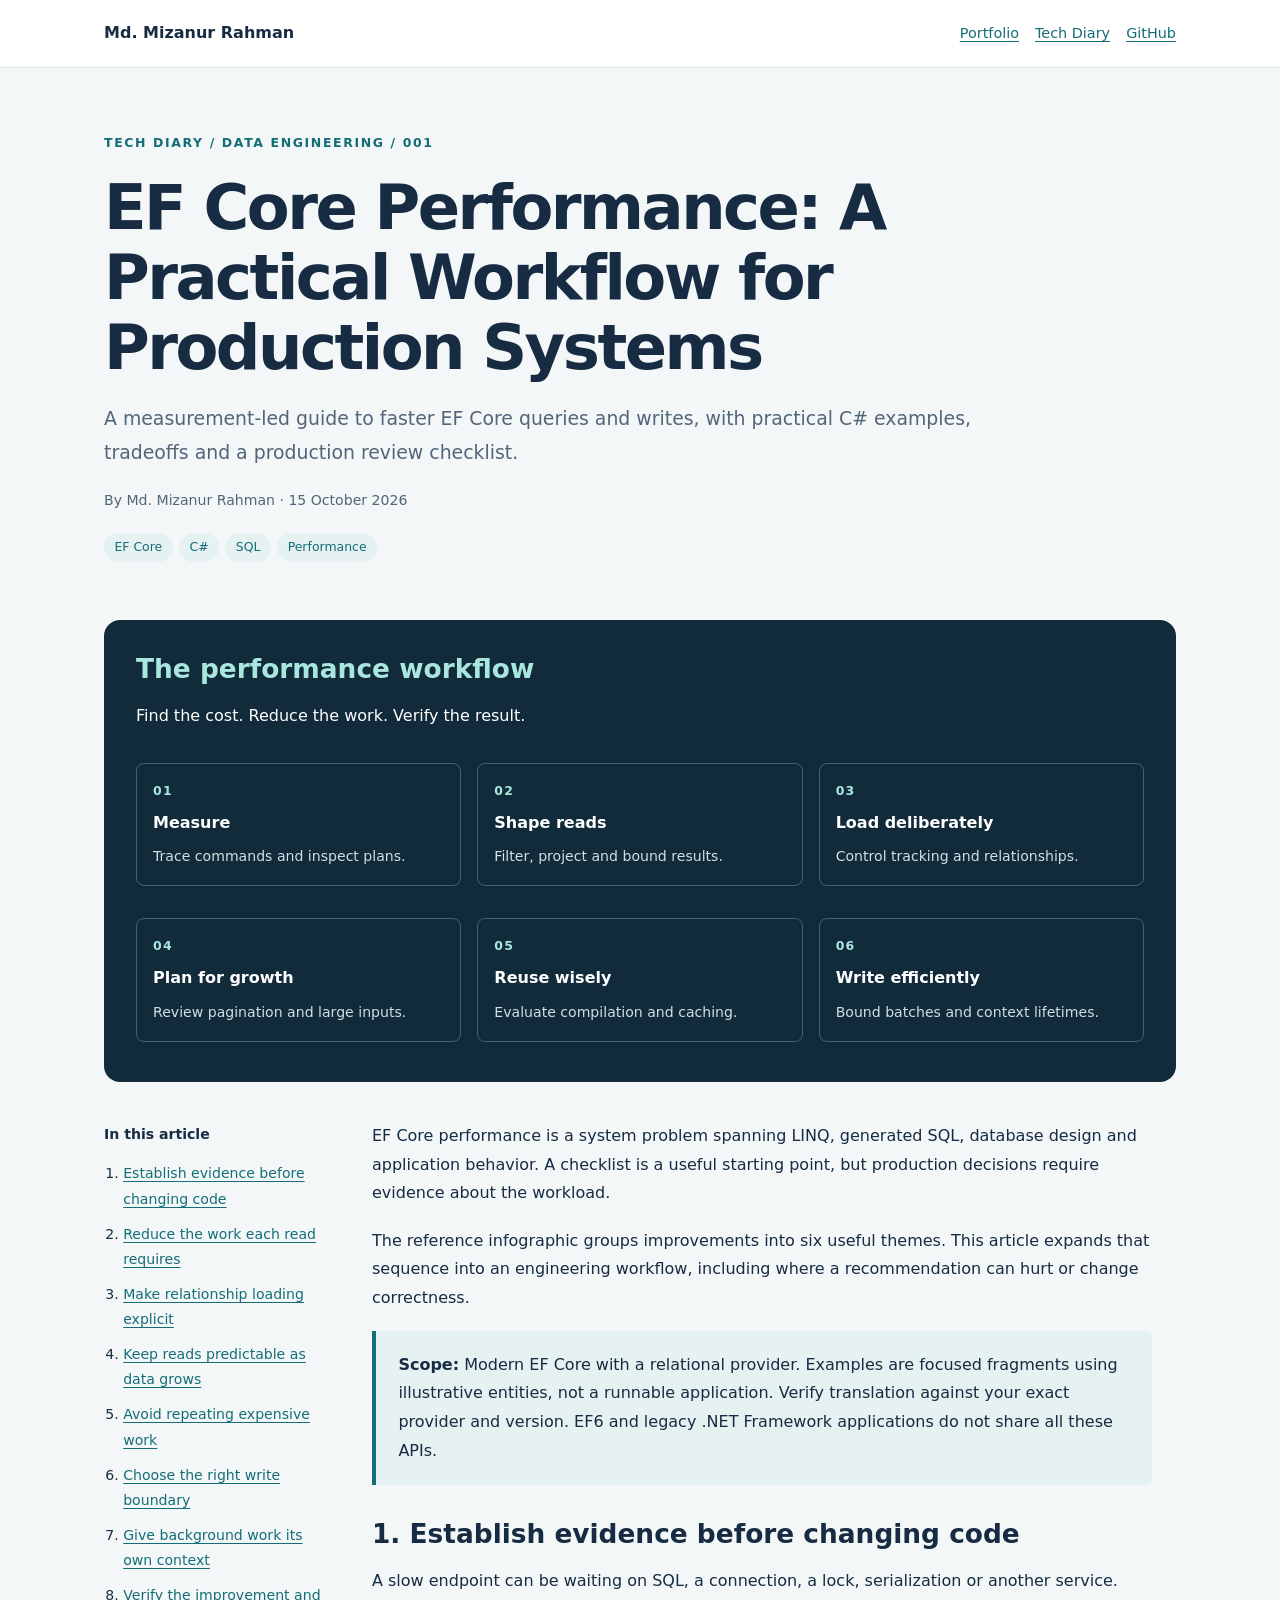
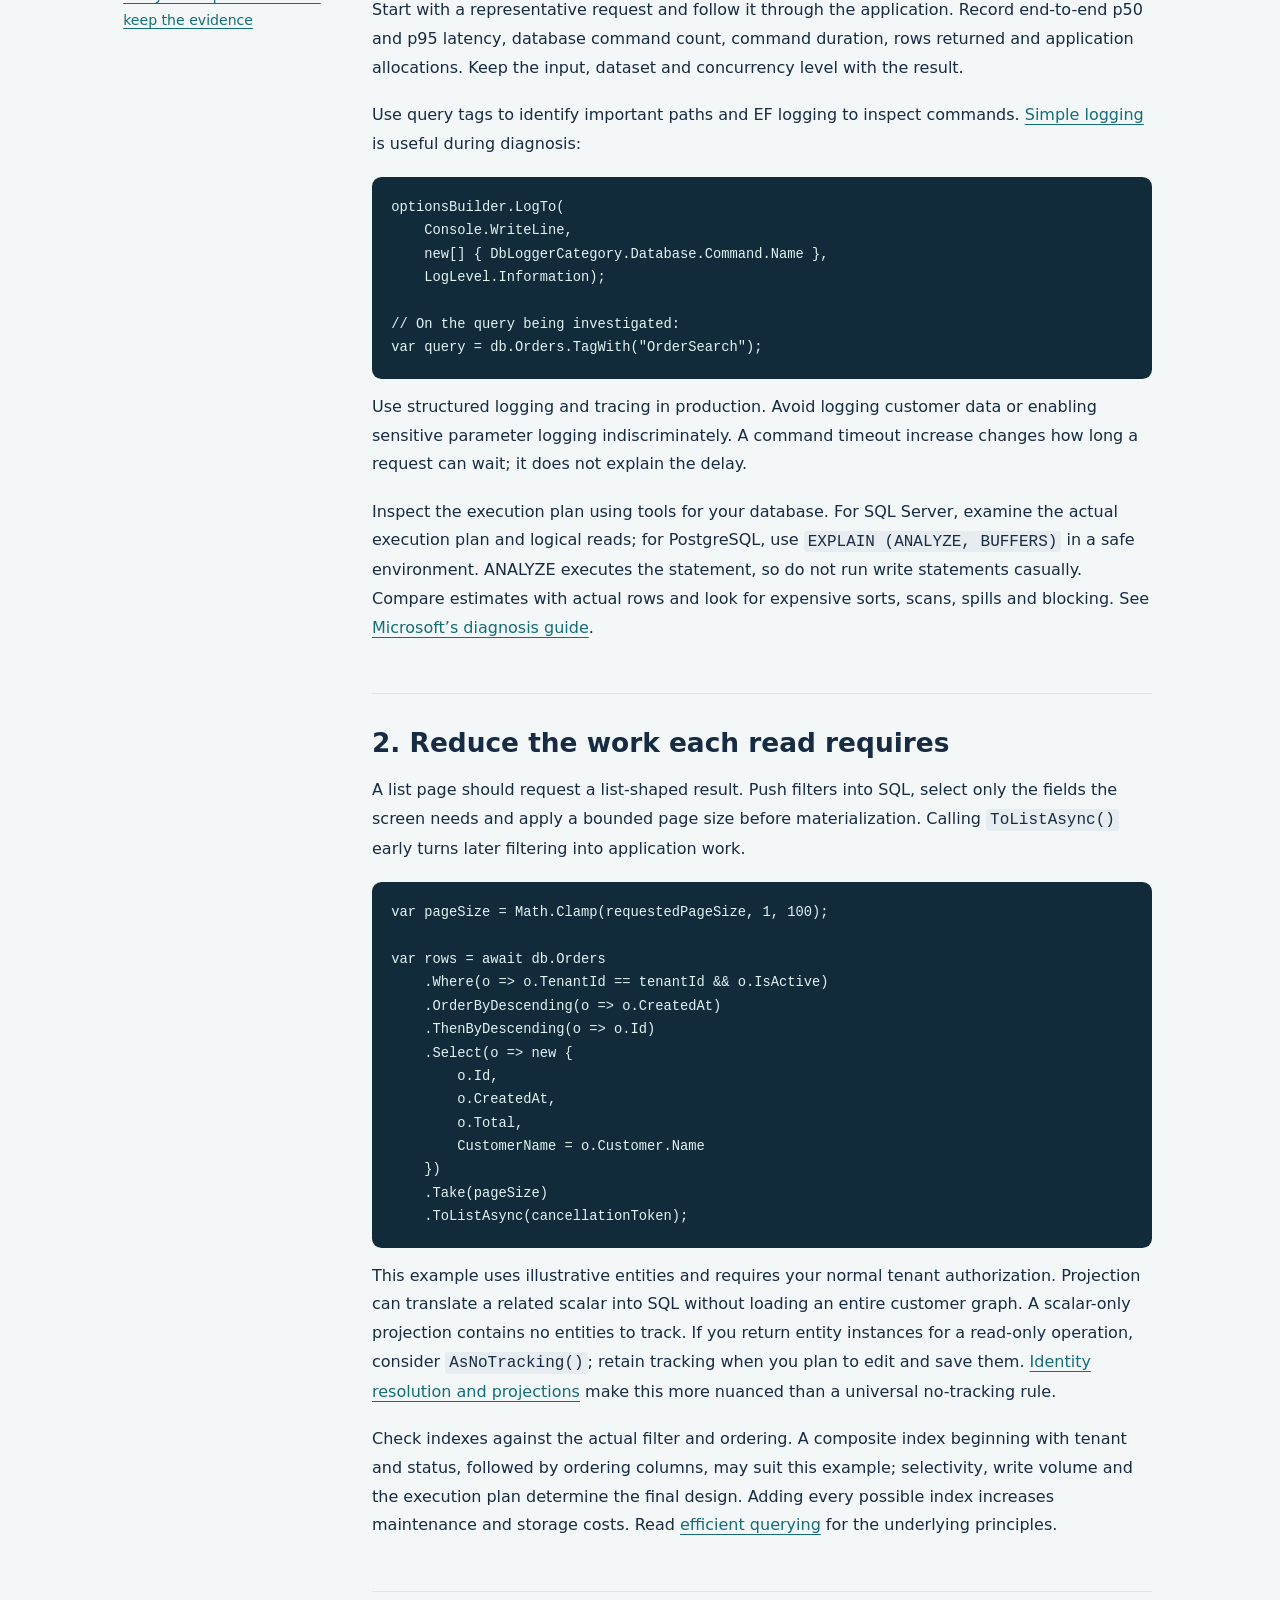
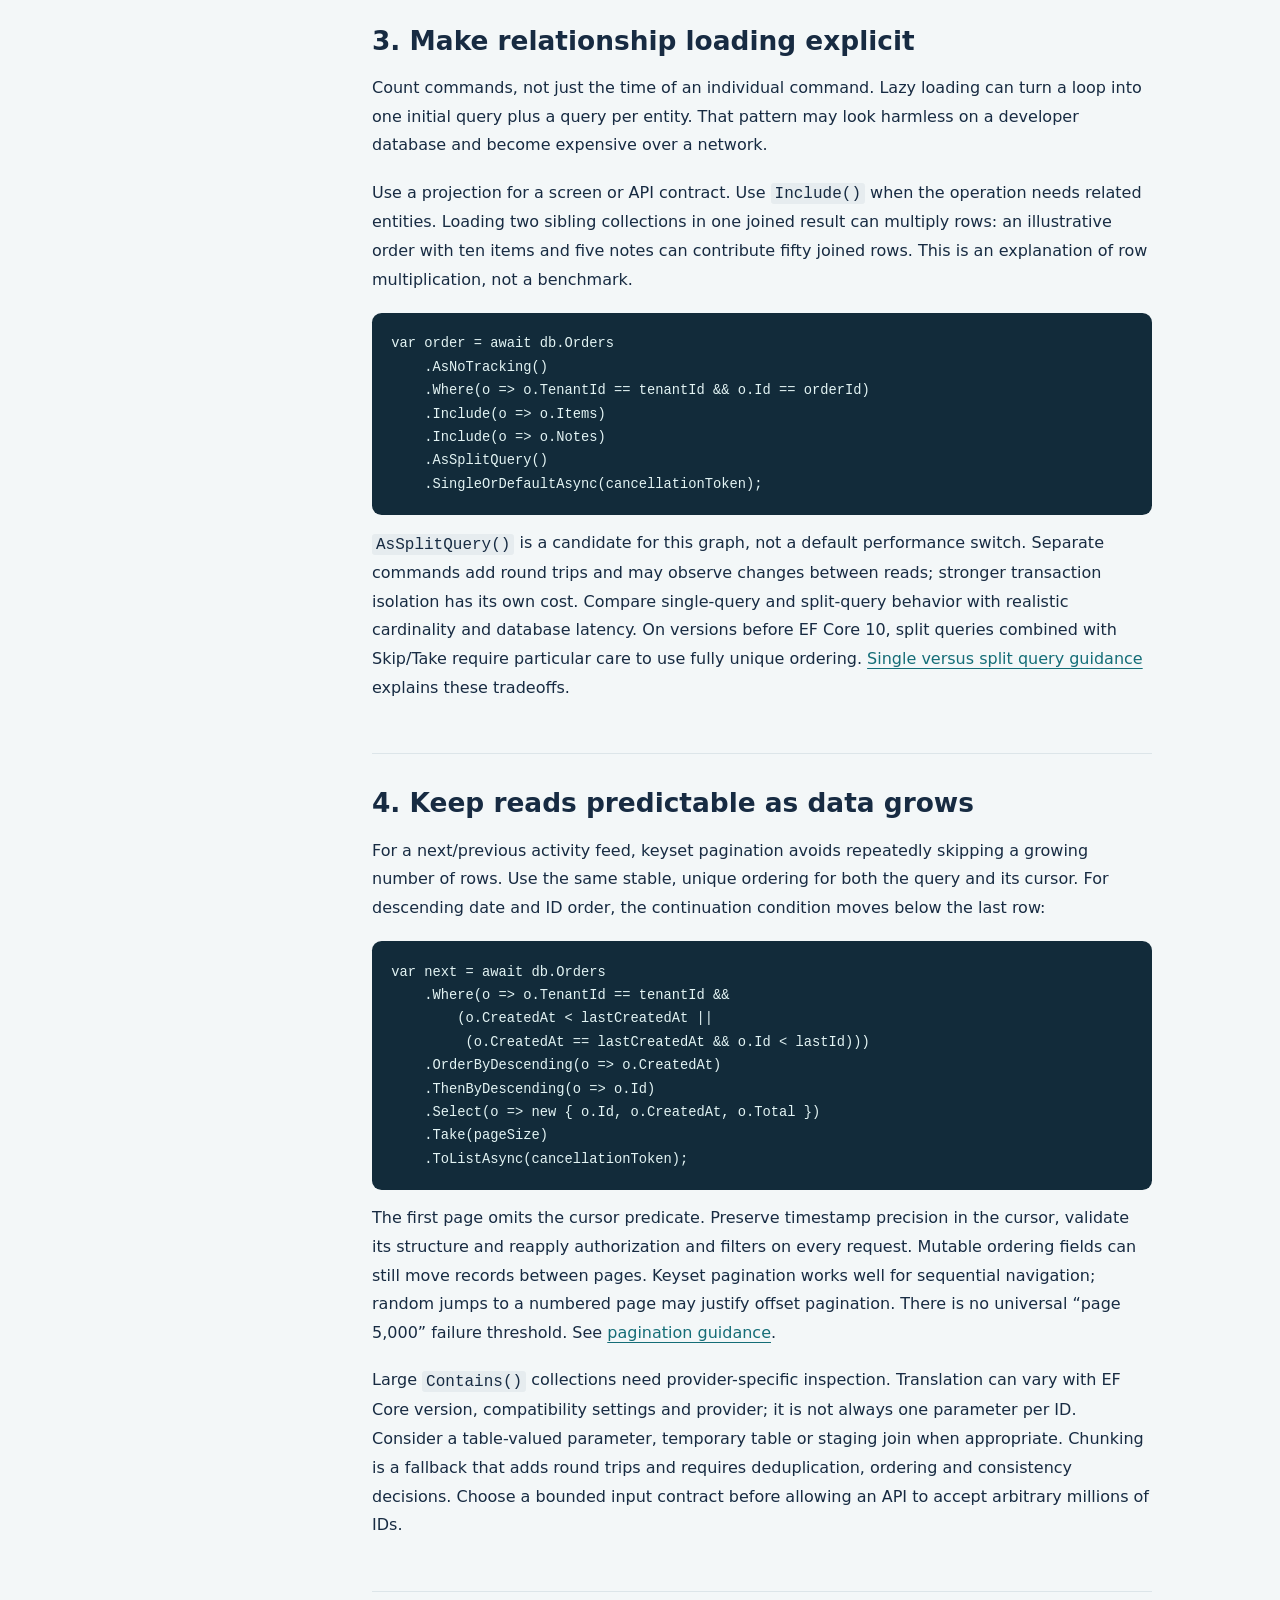
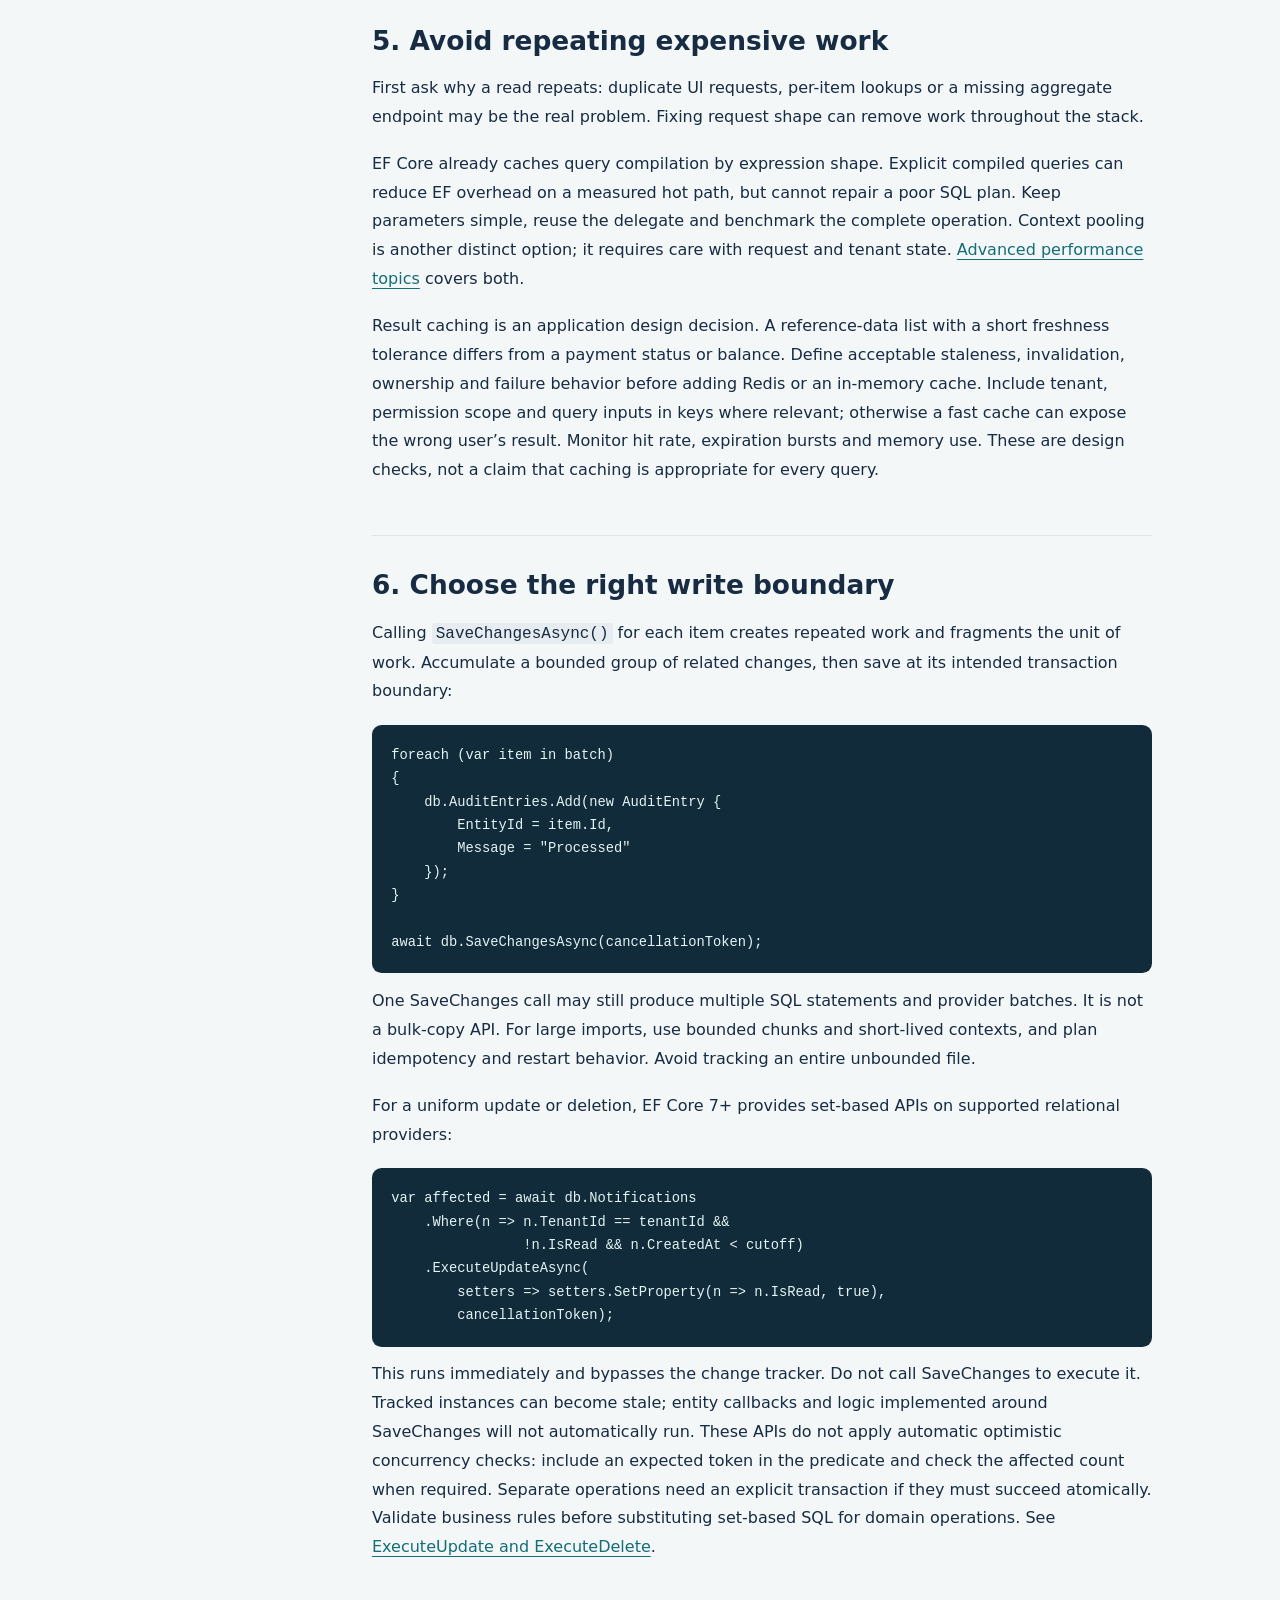
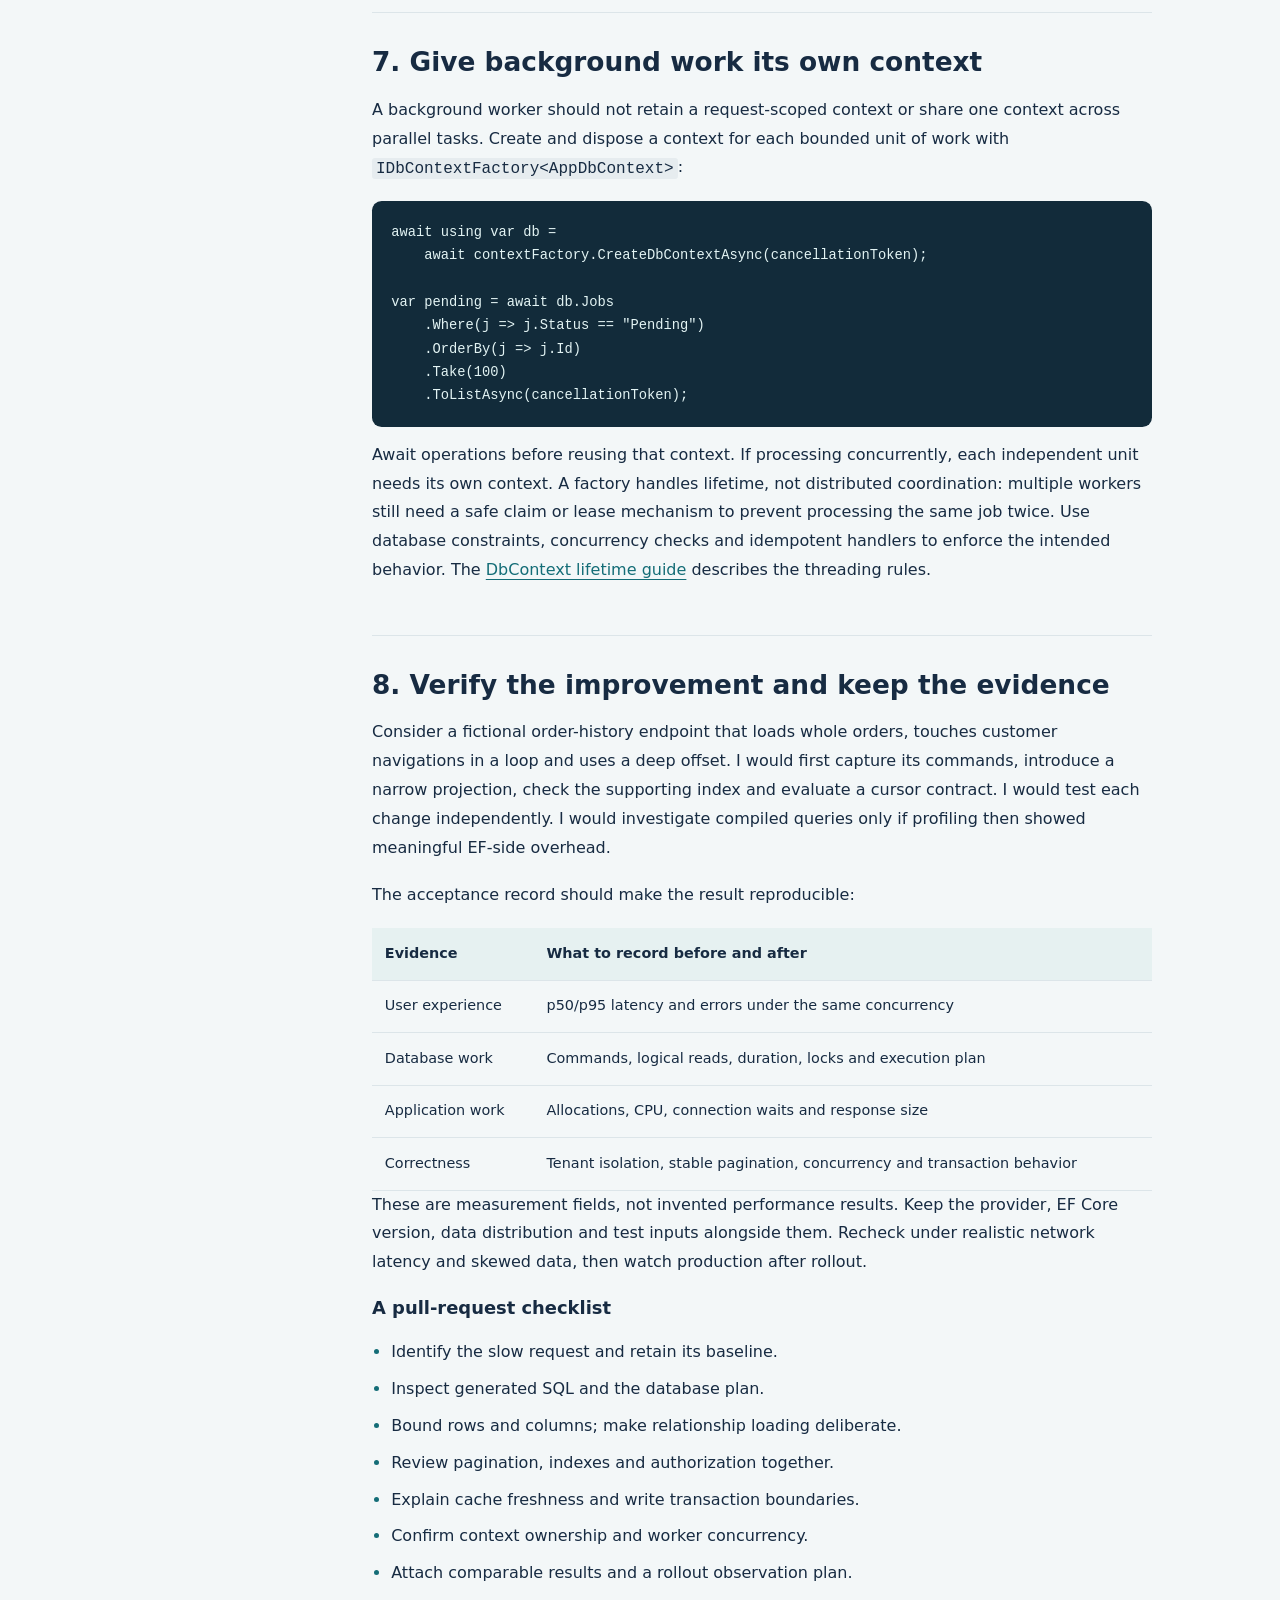
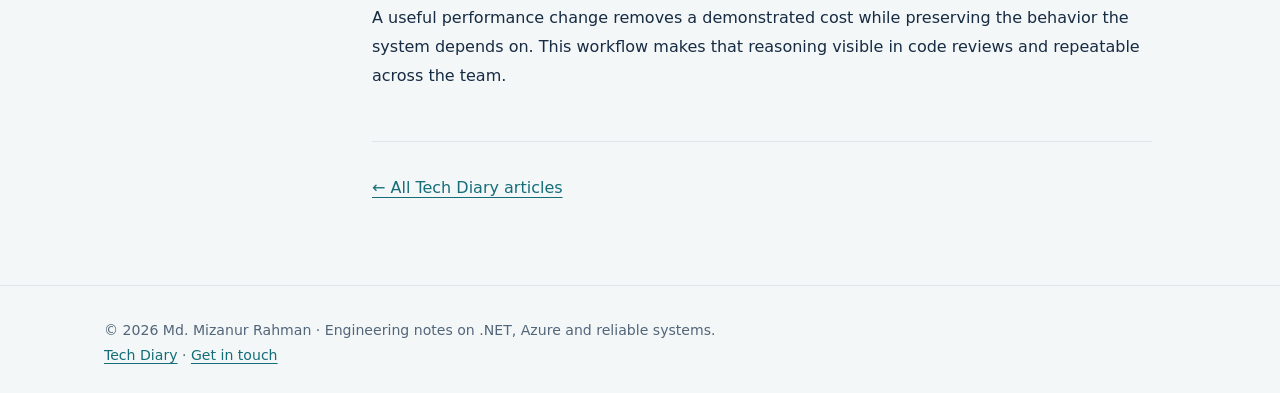
<file: techdiary/ef-core-performance.html>
<!doctype html>
<html lang="en"><head><meta charset="utf-8"><meta name="viewport" content="width=device-width, initial-scale=1"><title>EF Core Performance: A Practical Workflow for Production Systems | Md. Mizanur Rahman</title><meta name="description" content="A measurement-led guide to faster EF Core queries and writes, with practical C# examples, tradeoffs and a production review checklist."><meta property="og:title" content="EF Core Performance: A Practical Workflow for Production Systems"><meta property="og:description" content="A measurement-led guide to faster EF Core queries and writes, with practical C# examples, tradeoffs and a production review checklist."><meta property="og:type" content="article"><link rel="stylesheet" href="diary.css"></head><body><a class="skip" href="#main">Skip to content</a><header class="header"><div class="wrap nav"><a class="brand" href="../index.html">Md. Mizanur Rahman</a><nav aria-label="Main navigation"><a href="../index.html">Portfolio</a><a href="./">Tech Diary</a><a href="https://github.com/mmrmilon">GitHub</a></nav></div></header><main id="main" class="wrap"><header class="hero"><p class="eyebrow">Tech Diary / Data engineering / 001</p><h1>EF Core Performance: A Practical Workflow for Production Systems</h1><p class="lead">A measurement-led guide to faster EF Core queries and writes, with practical C# examples, tradeoffs and a production review checklist.</p><p class="meta">By Md. Mizanur Rahman · <time datetime="2026-10-15">15 October 2026</time></p><p><span class="badge">EF Core</span><span class="badge">C#</span><span class="badge">SQL</span><span class="badge">Performance</span></p></header><figure class="roadmap" aria-labelledby="roadmap-title"><figcaption><h2 id="roadmap-title">The performance workflow</h2><p>Find the cost. Reduce the work. Verify the result.</p></figcaption><ol class="steps"><li><b>01</b><strong>Measure</strong><span>Trace commands and inspect plans.</span></li><li><b>02</b><strong>Shape reads</strong><span>Filter, project and bound results.</span></li><li><b>03</b><strong>Load deliberately</strong><span>Control tracking and relationships.</span></li><li><b>04</b><strong>Plan for growth</strong><span>Review pagination and large inputs.</span></li><li><b>05</b><strong>Reuse wisely</strong><span>Evaluate compilation and caching.</span></li><li><b>06</b><strong>Write efficiently</strong><span>Bound batches and context lifetimes.</span></li></ol></figure><div class="layout"><aside class="toc" aria-label="Article contents"><strong>In this article</strong><ol><li><a href="#measure">Establish evidence before changing code</a></li><li><a href="#shape">Reduce the work each read requires</a></li><li><a href="#relationships">Make relationship loading explicit</a></li><li><a href="#scale">Keep reads predictable as data grows</a></li><li><a href="#repeat">Avoid repeating expensive work</a></li><li><a href="#writes">Choose the right write boundary</a></li><li><a href="#lifetime">Give background work its own context</a></li><li><a href="#review">Verify the improvement and keep the evidence</a></li></ol></aside><article class="prose"><p>EF Core performance is a system problem spanning LINQ, generated SQL, database design and application behavior. A checklist is a useful starting point, but production decisions require evidence about the workload.</p><p>The reference infographic groups improvements into six useful themes. This article expands that sequence into an engineering workflow, including where a recommendation can hurt or change correctness.</p><div class="note"><p><strong>Scope:</strong> Modern EF Core with a relational provider. Examples are focused fragments using illustrative entities, not a runnable application. Verify translation against your exact provider and version. EF6 and legacy .NET Framework applications do not share all these APIs.</p></div><section id="measure"><h2>1. Establish evidence before changing code</h2><p>A slow endpoint can be waiting on SQL, a connection, a lock, serialization or another service. Start with a representative request and follow it through the application. Record end-to-end p50 and p95 latency, database command count, command duration, rows returned and application allocations. Keep the input, dataset and concurrency level with the result.</p><p>Use query tags to identify important paths and EF logging to inspect commands. <a href="https://learn.microsoft.com/en-us/ef/core/logging-events-diagnostics/simple-logging">Simple logging</a> is useful during diagnosis:</p><pre><code>optionsBuilder.LogTo(
    Console.WriteLine,
    new[] { DbLoggerCategory.Database.Command.Name },
    LogLevel.Information);

// On the query being investigated:
var query = db.Orders.TagWith("OrderSearch");</code></pre><p>Use structured logging and tracing in production. Avoid logging customer data or enabling sensitive parameter logging indiscriminately. A command timeout increase changes how long a request can wait; it does not explain the delay.</p><p>Inspect the execution plan using tools for your database. For SQL Server, examine the actual execution plan and logical reads; for PostgreSQL, use <code>EXPLAIN (ANALYZE, BUFFERS)</code> in a safe environment. ANALYZE executes the statement, so do not run write statements casually. Compare estimates with actual rows and look for expensive sorts, scans, spills and blocking. See <a href="https://learn.microsoft.com/en-us/ef/core/performance/performance-diagnosis">Microsoft’s diagnosis guide</a>.</p></section><section id="shape"><h2>2. Reduce the work each read requires</h2><p>A list page should request a list-shaped result. Push filters into SQL, select only the fields the screen needs and apply a bounded page size before materialization. Calling <code>ToListAsync()</code> early turns later filtering into application work.</p><pre><code>var pageSize = Math.Clamp(requestedPageSize, 1, 100);

var rows = await db.Orders
    .Where(o =&gt; o.TenantId == tenantId &amp;&amp; o.IsActive)
    .OrderByDescending(o =&gt; o.CreatedAt)
    .ThenByDescending(o =&gt; o.Id)
    .Select(o =&gt; new {
        o.Id,
        o.CreatedAt,
        o.Total,
        CustomerName = o.Customer.Name
    })
    .Take(pageSize)
    .ToListAsync(cancellationToken);</code></pre><p>This example uses illustrative entities and requires your normal tenant authorization. Projection can translate a related scalar into SQL without loading an entire customer graph. A scalar-only projection contains no entities to track. If you return entity instances for a read-only operation, consider <code>AsNoTracking()</code>; retain tracking when you plan to edit and save them. <a href="https://learn.microsoft.com/en-us/ef/core/querying/tracking">Identity resolution and projections</a> make this more nuanced than a universal no-tracking rule.</p><p>Check indexes against the actual filter and ordering. A composite index beginning with tenant and status, followed by ordering columns, may suit this example; selectivity, write volume and the execution plan determine the final design. Adding every possible index increases maintenance and storage costs. Read <a href="https://learn.microsoft.com/en-us/ef/core/performance/efficient-querying">efficient querying</a> for the underlying principles.</p></section><section id="relationships"><h2>3. Make relationship loading explicit</h2><p>Count commands, not just the time of an individual command. Lazy loading can turn a loop into one initial query plus a query per entity. That pattern may look harmless on a developer database and become expensive over a network.</p><p>Use a projection for a screen or API contract. Use <code>Include()</code> when the operation needs related entities. Loading two sibling collections in one joined result can multiply rows: an illustrative order with ten items and five notes can contribute fifty joined rows. This is an explanation of row multiplication, not a benchmark.</p><pre><code>var order = await db.Orders
    .AsNoTracking()
    .Where(o =&gt; o.TenantId == tenantId &amp;&amp; o.Id == orderId)
    .Include(o =&gt; o.Items)
    .Include(o =&gt; o.Notes)
    .AsSplitQuery()
    .SingleOrDefaultAsync(cancellationToken);</code></pre><p><code>AsSplitQuery()</code> is a candidate for this graph, not a default performance switch. Separate commands add round trips and may observe changes between reads; stronger transaction isolation has its own cost. Compare single-query and split-query behavior with realistic cardinality and database latency. On versions before EF Core 10, split queries combined with Skip/Take require particular care to use fully unique ordering. <a href="https://learn.microsoft.com/en-us/ef/core/querying/single-split-queries">Single versus split query guidance</a> explains these tradeoffs.</p></section><section id="scale"><h2>4. Keep reads predictable as data grows</h2><p>For a next/previous activity feed, keyset pagination avoids repeatedly skipping a growing number of rows. Use the same stable, unique ordering for both the query and its cursor. For descending date and ID order, the continuation condition moves below the last row:</p><pre><code>var next = await db.Orders
    .Where(o =&gt; o.TenantId == tenantId &amp;&amp;
        (o.CreatedAt &lt; lastCreatedAt ||
         (o.CreatedAt == lastCreatedAt &amp;&amp; o.Id &lt; lastId)))
    .OrderByDescending(o =&gt; o.CreatedAt)
    .ThenByDescending(o =&gt; o.Id)
    .Select(o =&gt; new { o.Id, o.CreatedAt, o.Total })
    .Take(pageSize)
    .ToListAsync(cancellationToken);</code></pre><p>The first page omits the cursor predicate. Preserve timestamp precision in the cursor, validate its structure and reapply authorization and filters on every request. Mutable ordering fields can still move records between pages. Keyset pagination works well for sequential navigation; random jumps to a numbered page may justify offset pagination. There is no universal “page 5,000” failure threshold. See <a href="https://learn.microsoft.com/en-us/ef/core/querying/pagination">pagination guidance</a>.</p><p>Large <code>Contains()</code> collections need provider-specific inspection. Translation can vary with EF Core version, compatibility settings and provider; it is not always one parameter per ID. Consider a table-valued parameter, temporary table or staging join when appropriate. Chunking is a fallback that adds round trips and requires deduplication, ordering and consistency decisions. Choose a bounded input contract before allowing an API to accept arbitrary millions of IDs.</p></section><section id="repeat"><h2>5. Avoid repeating expensive work</h2><p>First ask why a read repeats: duplicate UI requests, per-item lookups or a missing aggregate endpoint may be the real problem. Fixing request shape can remove work throughout the stack.</p><p>EF Core already caches query compilation by expression shape. Explicit compiled queries can reduce EF overhead on a measured hot path, but cannot repair a poor SQL plan. Keep parameters simple, reuse the delegate and benchmark the complete operation. Context pooling is another distinct option; it requires care with request and tenant state. <a href="https://learn.microsoft.com/en-us/ef/core/performance/advanced-performance-topics">Advanced performance topics</a> covers both.</p><p>Result caching is an application design decision. A reference-data list with a short freshness tolerance differs from a payment status or balance. Define acceptable staleness, invalidation, ownership and failure behavior before adding Redis or an in-memory cache. Include tenant, permission scope and query inputs in keys where relevant; otherwise a fast cache can expose the wrong user’s result. Monitor hit rate, expiration bursts and memory use. These are design checks, not a claim that caching is appropriate for every query.</p></section><section id="writes"><h2>6. Choose the right write boundary</h2><p>Calling <code>SaveChangesAsync()</code> for each item creates repeated work and fragments the unit of work. Accumulate a bounded group of related changes, then save at its intended transaction boundary:</p><pre><code>foreach (var item in batch)
{
    db.AuditEntries.Add(new AuditEntry {
        EntityId = item.Id,
        Message = "Processed"
    });
}

await db.SaveChangesAsync(cancellationToken);</code></pre><p>One SaveChanges call may still produce multiple SQL statements and provider batches. It is not a bulk-copy API. For large imports, use bounded chunks and short-lived contexts, and plan idempotency and restart behavior. Avoid tracking an entire unbounded file.</p><p>For a uniform update or deletion, EF Core 7+ provides set-based APIs on supported relational providers:</p><pre><code>var affected = await db.Notifications
    .Where(n =&gt; n.TenantId == tenantId &amp;&amp;
                !n.IsRead &amp;&amp; n.CreatedAt &lt; cutoff)
    .ExecuteUpdateAsync(
        setters =&gt; setters.SetProperty(n =&gt; n.IsRead, true),
        cancellationToken);</code></pre><p>This runs immediately and bypasses the change tracker. Do not call SaveChanges to execute it. Tracked instances can become stale; entity callbacks and logic implemented around SaveChanges will not automatically run. These APIs do not apply automatic optimistic concurrency checks: include an expected token in the predicate and check the affected count when required. Separate operations need an explicit transaction if they must succeed atomically. Validate business rules before substituting set-based SQL for domain operations. See <a href="https://learn.microsoft.com/en-us/ef/core/saving/execute-insert-update-delete">ExecuteUpdate and ExecuteDelete</a>.</p></section><section id="lifetime"><h2>7. Give background work its own context</h2><p>A background worker should not retain a request-scoped context or share one context across parallel tasks. Create and dispose a context for each bounded unit of work with <code>IDbContextFactory&lt;AppDbContext&gt;</code>:</p><pre><code>await using var db =
    await contextFactory.CreateDbContextAsync(cancellationToken);

var pending = await db.Jobs
    .Where(j =&gt; j.Status == "Pending")
    .OrderBy(j =&gt; j.Id)
    .Take(100)
    .ToListAsync(cancellationToken);</code></pre><p>Await operations before reusing that context. If processing concurrently, each independent unit needs its own context. A factory handles lifetime, not distributed coordination: multiple workers still need a safe claim or lease mechanism to prevent processing the same job twice. Use database constraints, concurrency checks and idempotent handlers to enforce the intended behavior. The <a href="https://learn.microsoft.com/en-us/ef/core/dbcontext-configuration/">DbContext lifetime guide</a> describes the threading rules.</p></section><section id="review"><h2>8. Verify the improvement and keep the evidence</h2><p>Consider a fictional order-history endpoint that loads whole orders, touches customer navigations in a loop and uses a deep offset. I would first capture its commands, introduce a narrow projection, check the supporting index and evaluate a cursor contract. I would test each change independently. I would investigate compiled queries only if profiling then showed meaningful EF-side overhead.</p><p>The acceptance record should make the result reproducible:</p><div class="table-scroll"><table><thead><tr><th>Evidence</th><th>What to record before and after</th></tr></thead><tbody><tr><td>User experience</td><td>p50/p95 latency and errors under the same concurrency</td></tr><tr><td>Database work</td><td>Commands, logical reads, duration, locks and execution plan</td></tr><tr><td>Application work</td><td>Allocations, CPU, connection waits and response size</td></tr><tr><td>Correctness</td><td>Tenant isolation, stable pagination, concurrency and transaction behavior</td></tr></tbody></table></div><p>These are measurement fields, not invented performance results. Keep the provider, EF Core version, data distribution and test inputs alongside them. Recheck under realistic network latency and skewed data, then watch production after rollout.</p><h3>A pull-request checklist</h3><ul class="checklist"><li>Identify the slow request and retain its baseline.</li><li>Inspect generated SQL and the database plan.</li><li>Bound rows and columns; make relationship loading deliberate.</li><li>Review pagination, indexes and authorization together.</li><li>Explain cache freshness and write transaction boundaries.</li><li>Confirm context ownership and worker concurrency.</li><li>Attach comparable results and a rollout observation plan.</li></ul><p>A useful performance change removes a demonstrated cost while preserving the behavior the system depends on. This workflow makes that reasoning visible in code reviews and repeatable across the team.</p></section><p style="margin-top:2rem"><a href="./">← All Tech Diary articles</a></p></article></div></main><footer class="footer"><div class="wrap">© 2026 Md. Mizanur Rahman · Engineering notes on .NET, Azure and reliable systems.<br><a href="./">Tech Diary</a> · <a href="../index.html#contact">Get in touch</a></div></footer></body></html>
</file>
<file: techdiary/diary.css>
:root{--ink:#172b42;--muted:#526579;--accent:#146d77;--line:#dce5e9;--bg:#f3f7f8;--paper:#fff;color-scheme:light}*{box-sizing:border-box}html{scroll-behavior:smooth;scroll-padding-top:2rem}body{margin:0;background:var(--bg);color:var(--ink);font:1rem/1.8 system-ui,-apple-system,"Segoe UI",sans-serif}a{color:var(--accent);text-underline-offset:.22em}a:hover{text-decoration-thickness:2px}a:focus-visible,summary:focus-visible{outline:3px solid var(--accent);outline-offset:5px}.wrap{max-width:1120px;margin:auto;padding:0 1.5rem}.skip{position:absolute;top:-5rem;left:1rem;background:white;padding:.5rem}.skip:focus{top:1rem}.header{background:white;border-bottom:1px solid var(--line)}.nav{display:flex;align-items:center;justify-content:space-between;gap:1rem;padding-block:1.2rem}.brand{font-weight:750;color:var(--ink);text-decoration:none}nav{display:flex;gap:1rem;flex-wrap:wrap}nav a{font-size:.9rem}.hero{padding:4rem 0 2.5rem;max-width:900px}.eyebrow{font-size:.78rem;letter-spacing:.13em;text-transform:uppercase;color:var(--accent);font-weight:750}h1{font-size:clamp(2.3rem,5.5vw,3.9rem);line-height:1.12;letter-spacing:-.04em;margin:.7rem 0 1.2rem}h2{font-size:1.65rem;line-height:1.3;margin:0 0 1rem}h3{font-size:1.12rem;line-height:1.4}p{margin:0 0 1.15rem}.lead{font-size:1.18rem;color:var(--muted)}.meta{font-size:.88rem;color:var(--muted)}.badge{display:inline-block;background:#e6f1f1;color:var(--accent);padding:.2rem .65rem;border-radius:2rem;font-size:.78rem;margin-right:.4rem}.layout{display:grid;grid-template-columns:220px minmax(0,1fr);gap:3rem;padding-bottom:4rem}.toc{align-self:start;position:sticky;top:1.5rem;font-size:.88rem}.toc ol{padding-left:1.2rem}.toc li{margin:.6rem 0}.prose{min-width:0;max-width:780px}.prose section{padding:2rem 0;border-bottom:1px solid var(--line)}.note{background:#e6f1f1;border-left:4px solid var(--accent);padding:1.2rem 1.4rem;border-radius:0 .5rem .5rem 0}.note p:last-child{margin-bottom:0}pre{background:#122b3a;color:#e3f4f4;border-radius:.6rem;padding:1.2rem;overflow-x:auto;font: .86rem/1.7 Consolas,monospace}code{font-family:Consolas,monospace}p code,li code,td code{background:#e6ecef;padding:.1rem .25rem;border-radius:.2rem}.roadmap{margin:0 0 2.5rem;background:#122b3a;color:white;padding:2rem;border-radius:1rem}.roadmap h2{color:#a8e6de}.steps{display:grid;grid-template-columns:repeat(3,minmax(0,1fr));gap:1rem;list-style:none;padding:0;margin:1.5rem 0 0}.steps li{padding:1rem;border:1px solid #49616d;border-radius:.5rem}.steps b{color:#a8e6de;display:block;font-size:.78rem;letter-spacing:.1em}.steps strong{display:block;margin:.4rem 0}.steps span{display:block;color:#d0dfe4;font-size:.88rem}.card{padding:2rem;border:1px solid var(--line);border-radius:.8rem;background:white;margin-bottom:2rem}.button{display:inline-block;background:var(--accent);color:white;padding:.65rem 1rem;border-radius:.4rem;text-decoration:none;font-weight:650}.table-scroll{overflow-x:auto}table{border-collapse:collapse;width:100%;font-size:.9rem}th,td{text-align:left;border-bottom:1px solid var(--line);padding:.8rem;vertical-align:top}th{background:#e6f1f1}li{margin:.5rem 0}.footer{border-top:1px solid var(--line);padding:2rem 0;color:var(--muted);font-size:.88rem}.sources{font-size:.9rem}.checklist{padding-left:1.2rem}.checklist li::marker{color:var(--accent)}@media(max-width:800px){.layout{grid-template-columns:1fr;gap:0}.toc{position:static;background:white;padding:1rem;border:1px solid var(--line);border-radius:.6rem}.steps{grid-template-columns:repeat(2,minmax(0,1fr))}}@media(max-width:520px){.nav{align-items:flex-start;flex-direction:column}.wrap{padding-inline:1.1rem}.hero{padding-top:2.5rem}.steps{grid-template-columns:1fr}.roadmap,.card{padding:1.25rem}}@media(prefers-reduced-motion:reduce){html{scroll-behavior:auto}}@media print{.header,.toc,.skip{display:none}.layout{display:block}body{background:white}pre{white-space:pre-wrap;color:black;background:#eee}.roadmap{color:black;background:#eee}.steps b,.roadmap h2,.steps span{color:black}a{color:black}}
</file>
